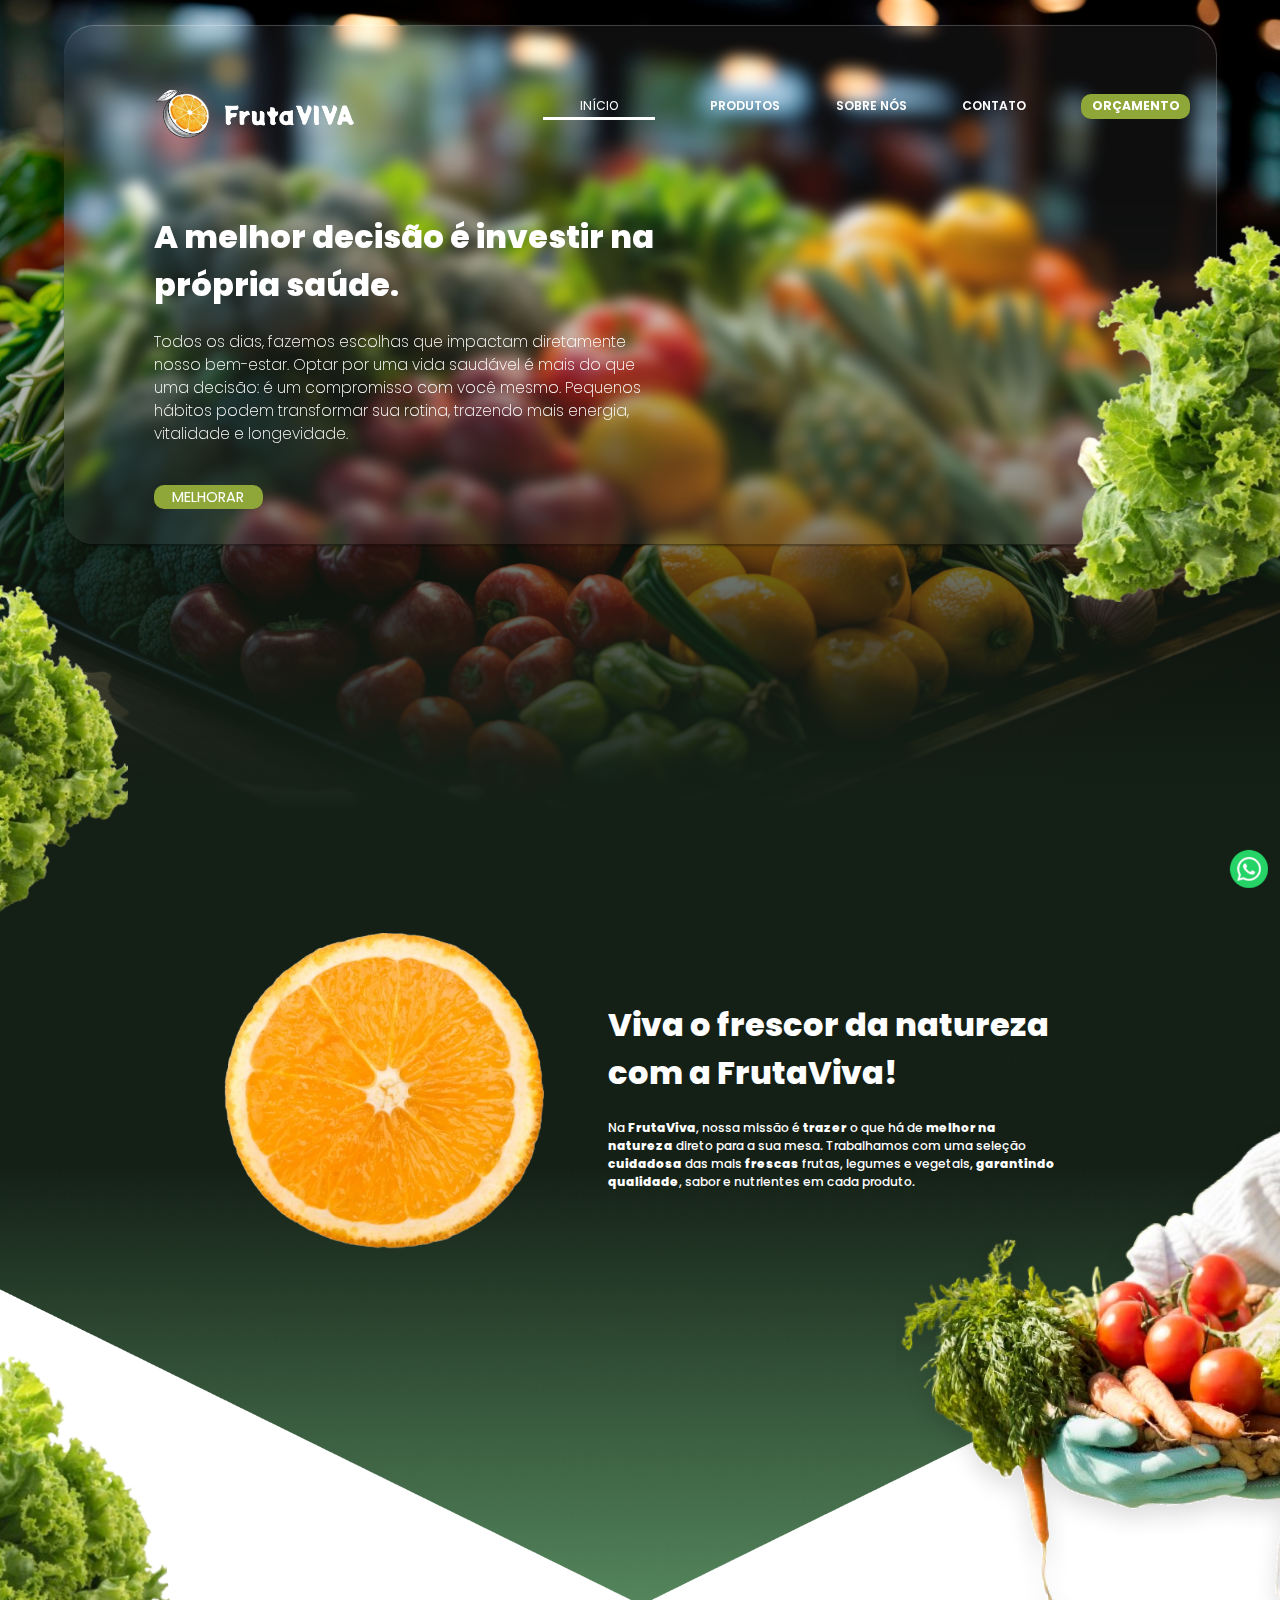
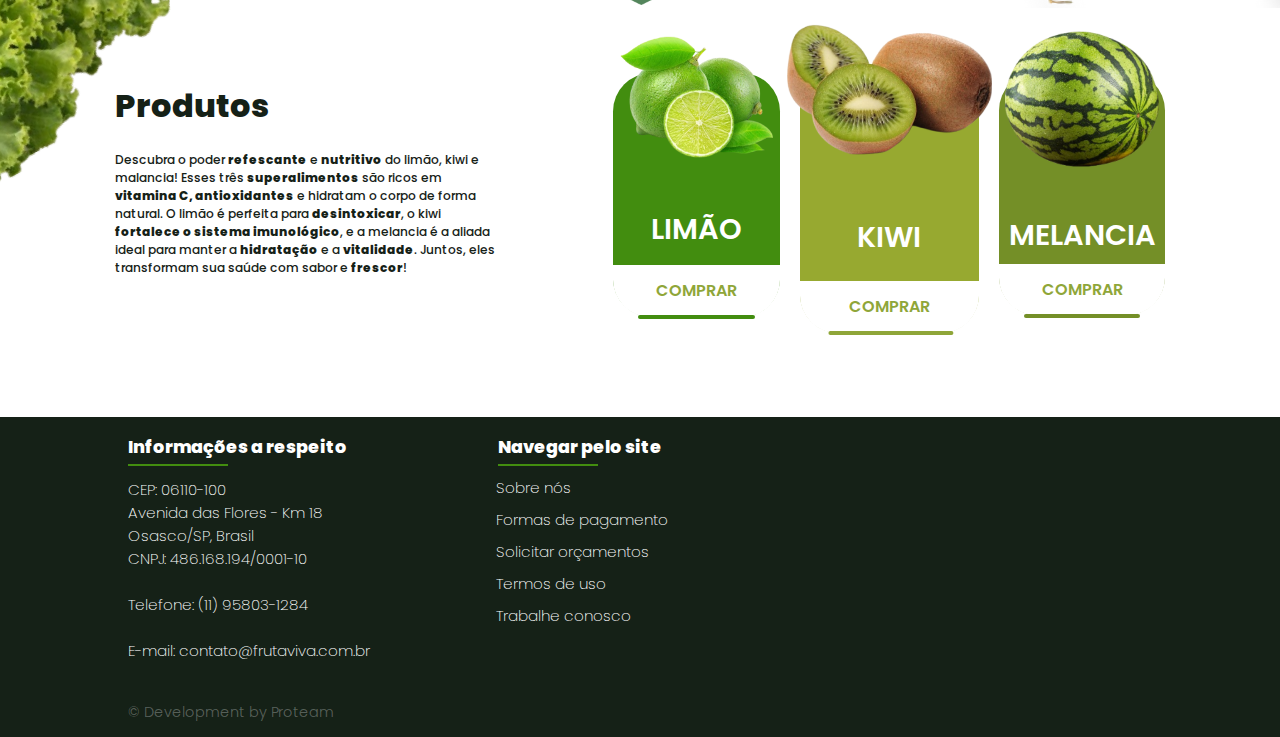
<file: index.html>
<!DOCTYPE html>
<html lang="pt-br">
  <head>
    <meta charset="UTF-8" />
    <meta name="viewport" content="width=device-width, initial-scale=1.0" />
    <link rel="stylesheet" href="./style.css" />
    <link rel="icon" type="image/x-icon" href="favicon.ico">
    <title>Inicio - Frutaviva</title>
  </head>
  <body>
    <a href="https://wa.me/5511963755009">
      <img id="whatsapp-logo" src="images/whatsapp-logo.png"
    /></a>
    <!-- Cabeçaho contendo menu e logo-->
    <header id="session-1-header">
      <!-- Menu de navegação-->
      <div id="menu-card">
        <nav>
          <!-- Logo do site-->
          <img id="logo-image" src="images/logo.png" />
          <ul>
            <li>
              <button id="home"><a href="./index.html">Início</a></button>
            </li>
            <li><a id="products" href="/html/produtos.html">Produtos</a></li>
            <li><a id="about-us" href="/html/sobreNos.html">Sobre nós</a></li>
            <li><a id="contact" href="/html/contato.html">Contato</a></li>
            <li>
              <button id="budget">
                <a href="http://wa.me/5511958031284">ORÇAMENTO</a>
              </button>
            </li>
          </ul>
        </nav>

        <!-- Titulo mais texto-->
        <div id="text-card-content">
          <h1>A melhor decisão é investir na própria saúde.</h1>
          <p>
            Todos os dias, fazemos escolhas que impactam diretamente nosso
            bem-estar. Optar por uma vida saudável é mais do que uma decisão: é
            um compromisso com você mesmo. Pequenos hábitos podem transformar
            sua rotina, trazendo mais energia, vitalidade e longevidade.
          </p>

          <!--Botão - Usar clas "button-link" para atribuir visual de botão-->
          <button>
            <a class="button-link" href="/html/orcamento.html">MELHORAR</a>
          </button>
        </div>
      </div>
    </header>
    <!-- Imagens nas laterais-->
    <div>
      <img
        id="left-lettuce"
        src="images/left-alface.png"
        alt="Imagem de um belo alface"
      />
      <img
        id="right-lettuce"
        src="images/right-alface.png"
        alt="Imagem de um belo alface"
      />
    </div>
    <!-- Conteúdo principal da página-->
    <main>
      <!-- Seção 1 do conteúdo principal-->
      <div id="section-2-content">
        <!-- ***** trocar por imagens corretas----Imagem genérica para permitir elaboração do CSS-->
        <img id="half-orange" src="images/orange.png" alt="Meia Laranja" />

        <!-- Titulo-->
        <div>
          <h1>Viva o frescor da natureza com a FrutaViva!</h1>

          <!-- Paragrafo uso da tag <b> para negrito-->
          <p>
            Na <b>FrutaViva</b>, nossa missão é <b>trazer</b> o que há de
            <b>melhor na natureza</b> direto para a sua mesa. Trabalhamos com
            uma seleção <b>cuidadosa</b> das mais <b>frescas</b> frutas, legumes
            e vegetais, <b>garantindo qualidade</b>, sabor e nutrientes em cada
            produto.
          </p>
        </div>
      </div>
      <div>
        <img
          id="left-lettuce-2"
          src="images/left-alface.png"
          alt="Imagem de um belo alface"
        />
        <img
          id="right-carefull"
          src="images/right-carefull.png"
          alt="Imagem de um belo alface"
        />
      </div>
      <!--Seção 2 do conteúdo principal-->
      <div id="section-3-content">
        <!--Titulo-->
        <div>
          <h1>Produtos</h1>

          <!--Texto ****** Aguardando analise de conteúdo ****** Revisar texto ***** colocar negrito como no figma-->
          <p>
            Descubra o poder <b>refescante</b> e <b>nutritivo</b> do limão, kiwi
            e malancia! Esses três <b>superalimentos</b> são ricos em
            <b>vitamina C, antioxidantes</b> e hidratam o corpo de forma
            natural. O limão é perfeita para <b>desintoxicar</b>, o kiwi
            <b>fortalece o sistema imunológico</b>, e a melancia é a aliada
            ideal para manter a <b>hidratação</b> e a <b>vitalidade</b>. Juntos,
            eles transformam sua saúde com sabor e <b>frescor</b>!
          </p>
        </div>
        <!-- produtos em display *****Adicionar imagens com produtos e seus respectivos botões-->
        <div id="image-set">
          <div class="fruit-card-container" id="lemon-card">
            <img src="images/lemon.png" />
            LIMÃO
            <a href="http://wa.me/5511958031284"><button class="fruit-card-button" id="button-lemon">COMPRAR</button></a>
          </div>
          <div class="fruit-card-container" id="kiwi-card">
            <img src="images/kiwi.png" />
            KIWI
            <a href="http://wa.me/5511958031284"><button class="fruit-card-button" id="button-kiwi">COMPRAR</button></a>
          </div>
          <div class="fruit-card-container" id="watermelon-card">
            <img src="images/watermelon-card.png" />
            MELANCIA
            <a href="http://wa.me/5511958031284"><button class="fruit-card-button" id="button-watermelon">COMPRAR</button></a>
          </div>
        </div>
      </div>
    </main>

    <!--Rodapé -->
    <footer>
      <!--Campo com endereço ******** colocar ícones-->
      <div>
        <!--Titulo formato 3-->
        <h3 class="navigation-titles">Informações a respeito</h3>
        <div style="font-size: 0.95rem;">
          <div>
            CEP: 06110-100
            <br />
            Avenida das Flores - Km 18
            <br />
            Osasco/SP, Brasil
            <br />
            CNPJ: 486.168.194/0001-10
            <br /><br />
          </div>
          Telefone: (11) 95803-1284
          <br /><br />
          E-mail: contato@frutaviva.com.br
          <p style="font-weight: 300;color: #ffffff4b;font-size: 0.95em;margin-top: 40px;">&copy; Development by Proteam</p>
        </div>
      </div>

      <!--Opção de navegação entre as páginas -->
      <div id="site-navigation">
        <h3 class="navigation-titles">Navegar pelo site</h3>
        <!--********** Adicionar os links pertinentes, negociando com Vini a locação-->
        <p><a href="/html/sobreNos.html">Sobre nós</a></p>
        <br />
        <p><a href="http://wa.me/5511958031284">Formas de pagamento</a></p>
        <br />
        <p><a href="http://wa.me/5511958031284">Solicitar orçamentos</a></p>
        <br />
        <p><a href="/html/termsOfUse.html">Termos de uso</a></p>
        <br />
        <p><a href="html/sobreNos.html#work-with-us">Trabalhe conosco</a></p>
      </div>
      <!-- *****Qual o nome da nossa empresa ficticia ?????-->
    </footer>
    <script src="/button.js"></script>
  </body>
</html>
</file>
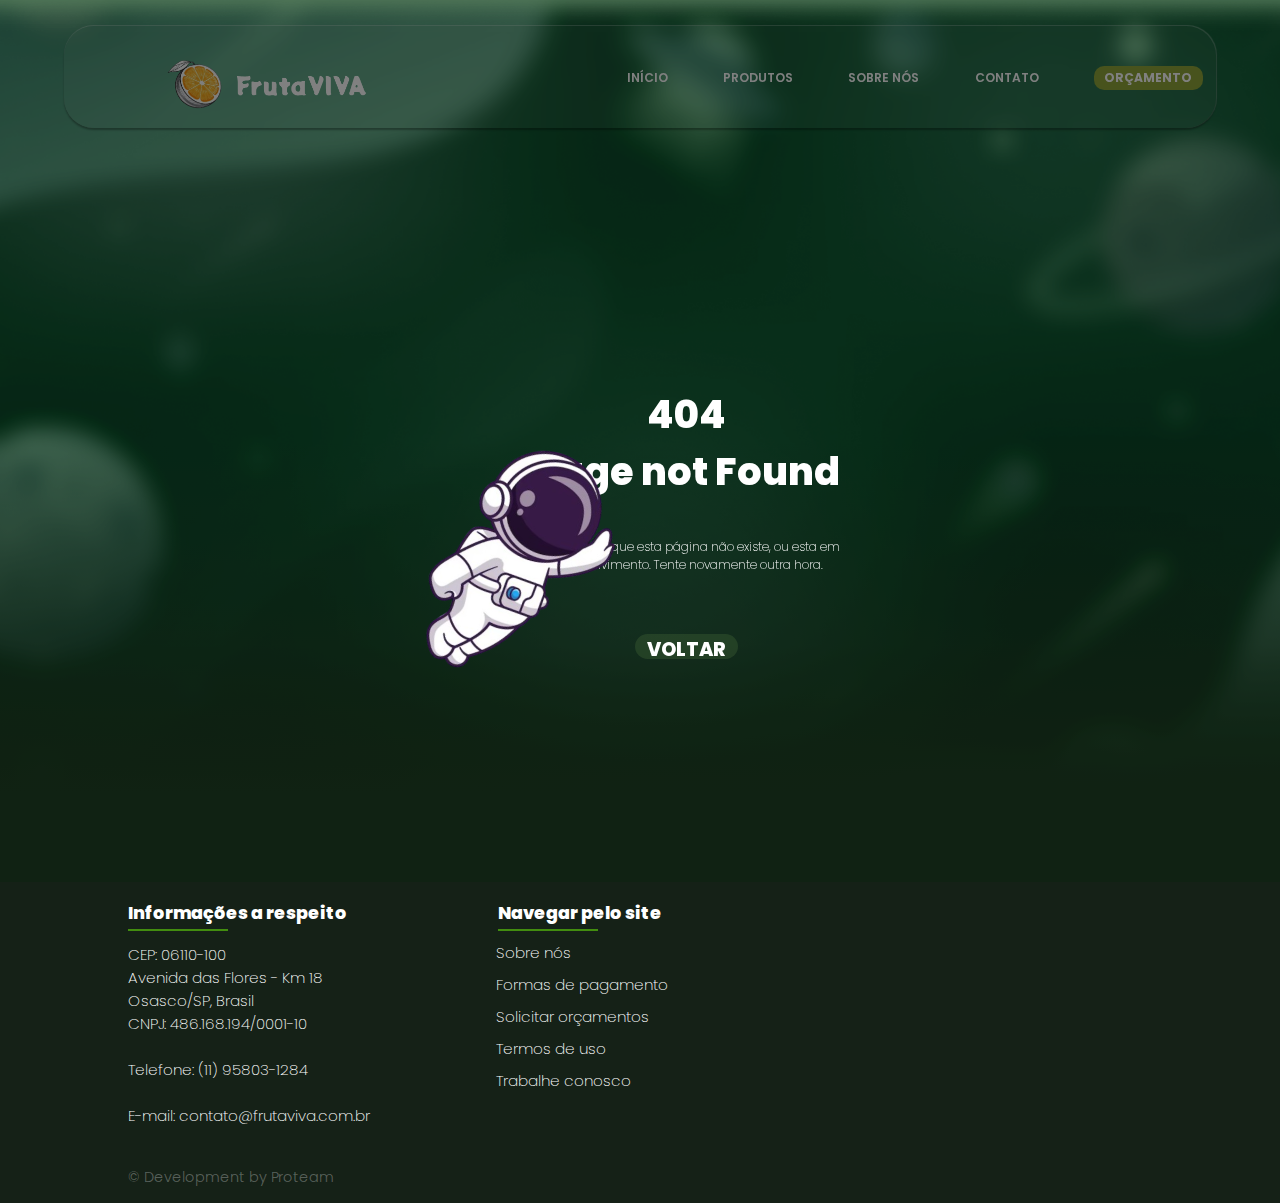
<file: html/404PageNotFound.html>
<!DOCTYPE html>
<html lang="pt-br">
  <head>
    <meta charset="UTF-8" />
    <meta name="viewport" content="width=device-width, initial-scale=1.0" />
    <link rel="stylesheet" href="/style.css" />
    <link rel="icon" type="image/x-icon" href="/favicon.ico">
    <title>Fruta Viva</title>
  </head>
<body>
    <header id="session-404-header">
        <!-- Menu de navegação-->
        <div id="menu-card-error">
          <nav>
            <!-- Logo do site-->
            <img id="logo-image" src="/images/logo.png" />
            <ul>
              <li><a href="./index.html">Início</a></li>
              <li><a id="products" href="/html/produtos.html">Produtos</a></li>
              <li><a id="about-us" href="/html/sobreNos.html">Sobre nós</a></li>
              <li><a id="contact" href="/html/contato.html">Contato</a></li>
              <li>
                <button id="budget">
                  <a href="http://wa.me/5511958031284">ORÇAMENTO</a>
                </button>
              </li>
            </ul>
          </nav>
        </div>
      </header>

      <main id="error-404-content">

            <img id="astronaut" src="/images/erro/astronaut.png" alt="">
            
            <div >
                <h1 style="font-size: 3vw; font-weight: 800;">404 <br>Page not Found</h1>
            </div>
            <p style="width: 400px; font-weight: 200;">Oops! Parece que esta página não existe, ou esta em desenvolvimento. Tente novamente outra hora.</p>
            <button class="button-link" style="width: 8vw; height: 2vw; background: #4e743e4b; font-weight: 800;"><a href="/index.html">Voltar</a></button>


      </main>

      <footer style="margin-top: 0px;">
        <!--Campo com endereço ******** colocar ícones-->
        <div>
          <!--Titulo formato 3-->
          <h3 class="navigation-titles">Informações a respeito</h3>
          <div style="font-size: 0.95rem;">
            <div>
              CEP: 06110-100
              <br />
              Avenida das Flores - Km 18
              <br />
              Osasco/SP, Brasil
              <br />
              CNPJ: 486.168.194/0001-10
              <br /><br />
            </div>
            Telefone: (11) 95803-1284
            <br /><br />
            E-mail: contato@frutaviva.com.br
            <p style="font-weight: 300;color: #ffffff4b;font-size: 0.95em;margin-top: 40px;">&copy; Development by Proteam</p>
          </div>
        </div>
  
        <!--Opção de navegação entre as páginas -->
        <div id="site-navigation">
          <h3 class="navigation-titles">Navegar pelo site</h3>
          <!--********** Adicionar os links pertinentes, negociando com Vini a locação-->
          <p><a href="/html/sobreNos.html">Sobre nós</a></p>
          <br />
          <p><a href="http://wa.me/5511958031284">Formas de pagamento</a></p>
          <br />
          <p><a href="http://wa.me/5511958031284">Solicitar orçamentos</a></p>
          <br />
          <p><a href="./termsOfUse.html">Termos de uso</a></p>
          <br />
          <p><a href="sobreNos.html#work-with-us">Trabalhe conosco</a></p>
        </div>
        <!-- *****Qual o nome da nossa empresa ficticia ?????-->
      </footer>
      <script src="/button.js"></script>
</body>
</html>
</file>
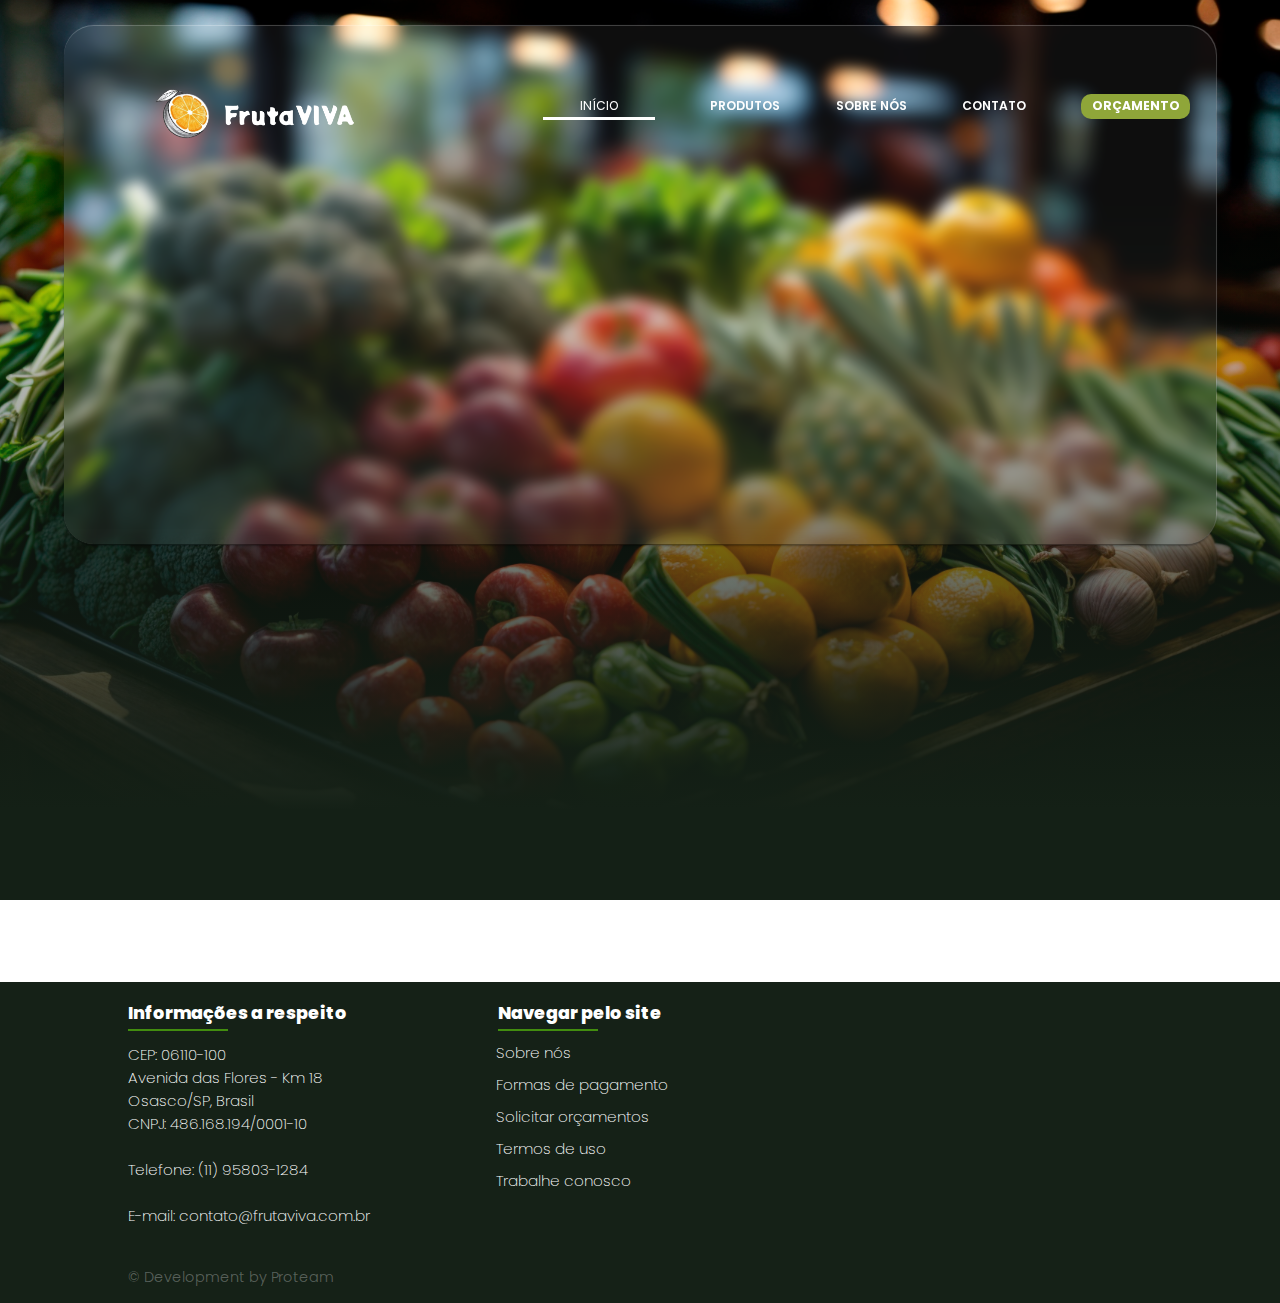
<file: html/orcamento.html>
<!DOCTYPE html>
<html lang="pt-br">
  <head>
    <meta charset="UTF-8" />
    <meta name="viewport" content="width=device-width, initial-scale=1.0" />
    <link rel="stylesheet" href="/style.css" />
    <link rel="icon" type="image/x-icon" href="/favicon.ico">
    <title>Fruta Viva</title>
  </head>
  <body>
    <!--Cabeçaho contendo menu e logo-->
    <header id="session-1-header">
      <!--Menu de navegação-->
      <div id="menu-card">
        <nav>
          <!--Logo do site-->
          <img id="logo-image" src="/images/logo.png" />
          <ul>
            <li>
              <button id="home"><a href="/index.html">Início</a></button>
            </li>
            <li><a id="products" href="/html/produtos.html">Produtos</a></li>
            <li><a id="about-us" href="/html/sobreNos.html">Sobre nós</a></li>
            <li><a id="contact" href="/html/contato.html">Contato</a></li>
            <li>
              <button id="budget">
                <a href="http://wa.me/5511958031284">ORÇAMENTO</a>
              </button>
            </li>
          </ul>
        </nav>
      </div>
    </header>

    <!--Conteúdo principal da página-->
    <main></main>

    <!--Rodapé -->
    <footer>
      <!--Campo com endereço ******** colocar ícones-->
      <div>
        <!--Titulo formato 3-->
        <h3 class="navigation-titles">Informações a respeito</h3>
        <div style="font-size: 0.95rem;">
          <div>
            CEP: 06110-100
            <br />
            Avenida das Flores - Km 18
            <br />
            Osasco/SP, Brasil
            <br />
            CNPJ: 486.168.194/0001-10
            <br /><br />
          </div>
          Telefone: (11) 95803-1284
          <br /><br />
          E-mail: contato@frutaviva.com.br
          <p style="font-weight: 300;color: #ffffff4b;font-size: 0.95em;margin-top: 40px;">&copy; Development by Proteam</p>
        </div>
      </div>

      <!--Opção de navegação entre as páginas -->
      <div id="site-navigation">
        <h3 class="navigation-titles">Navegar pelo site</h3>
        <!--********** Adicionar os links pertinentes, negociando com Vini a locação-->
        <p><a href="/html/sobreNos.html">Sobre nós</a></p>
        <br />
        <p><a href="http://wa.me/5511958031284">Formas de pagamento</a></p>
        <br />
        <p><a href="http://wa.me/5511958031284">Solicitar orçamentos</a></p>
        <br />
        <p><a href="./termsOfUse.html">Termos de uso</a></p>
        <br />
        <p><a href="sobreNos.html#work-with-us">Trabalhe conosco</a></p>
      </div>
      <!-- *****Qual o nome da nossa empresa ficticia ?????-->
    </footer>
    <script src="/button.js"></script>
  </body>
</html>
</file>
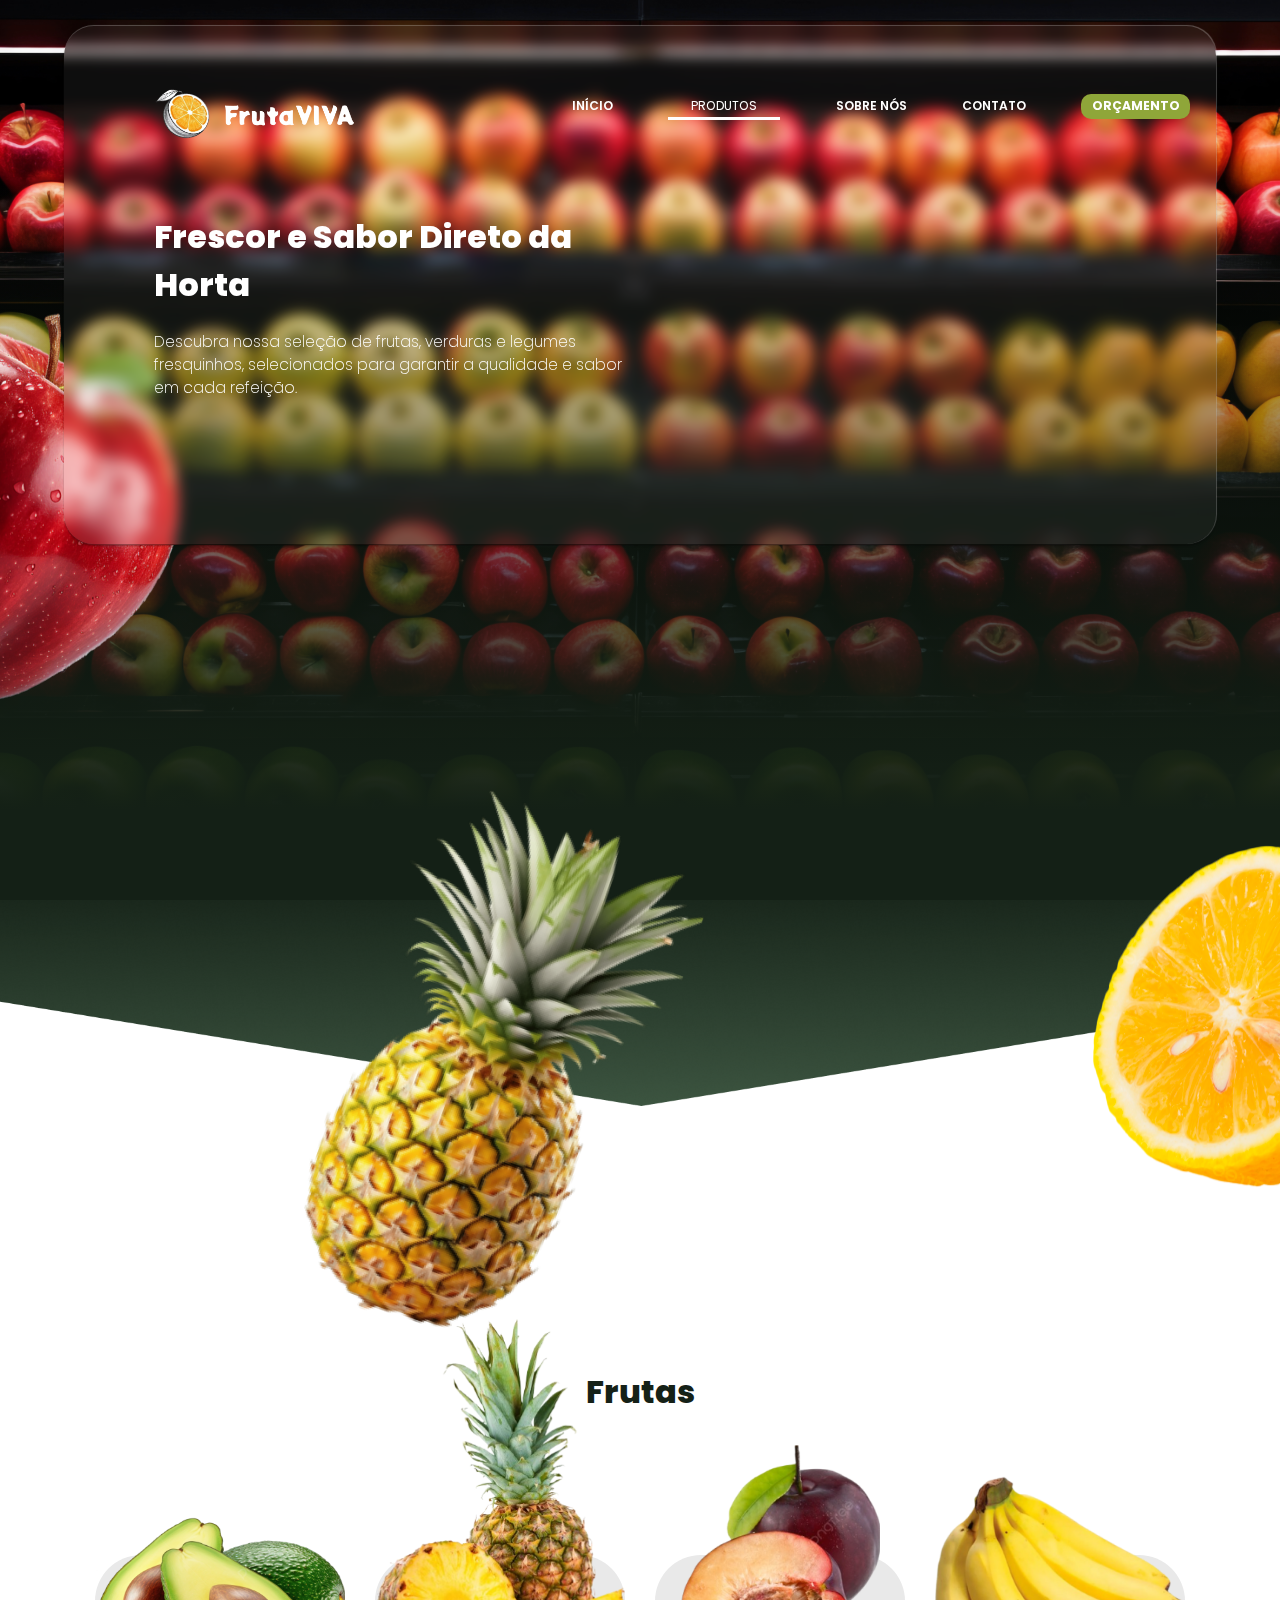
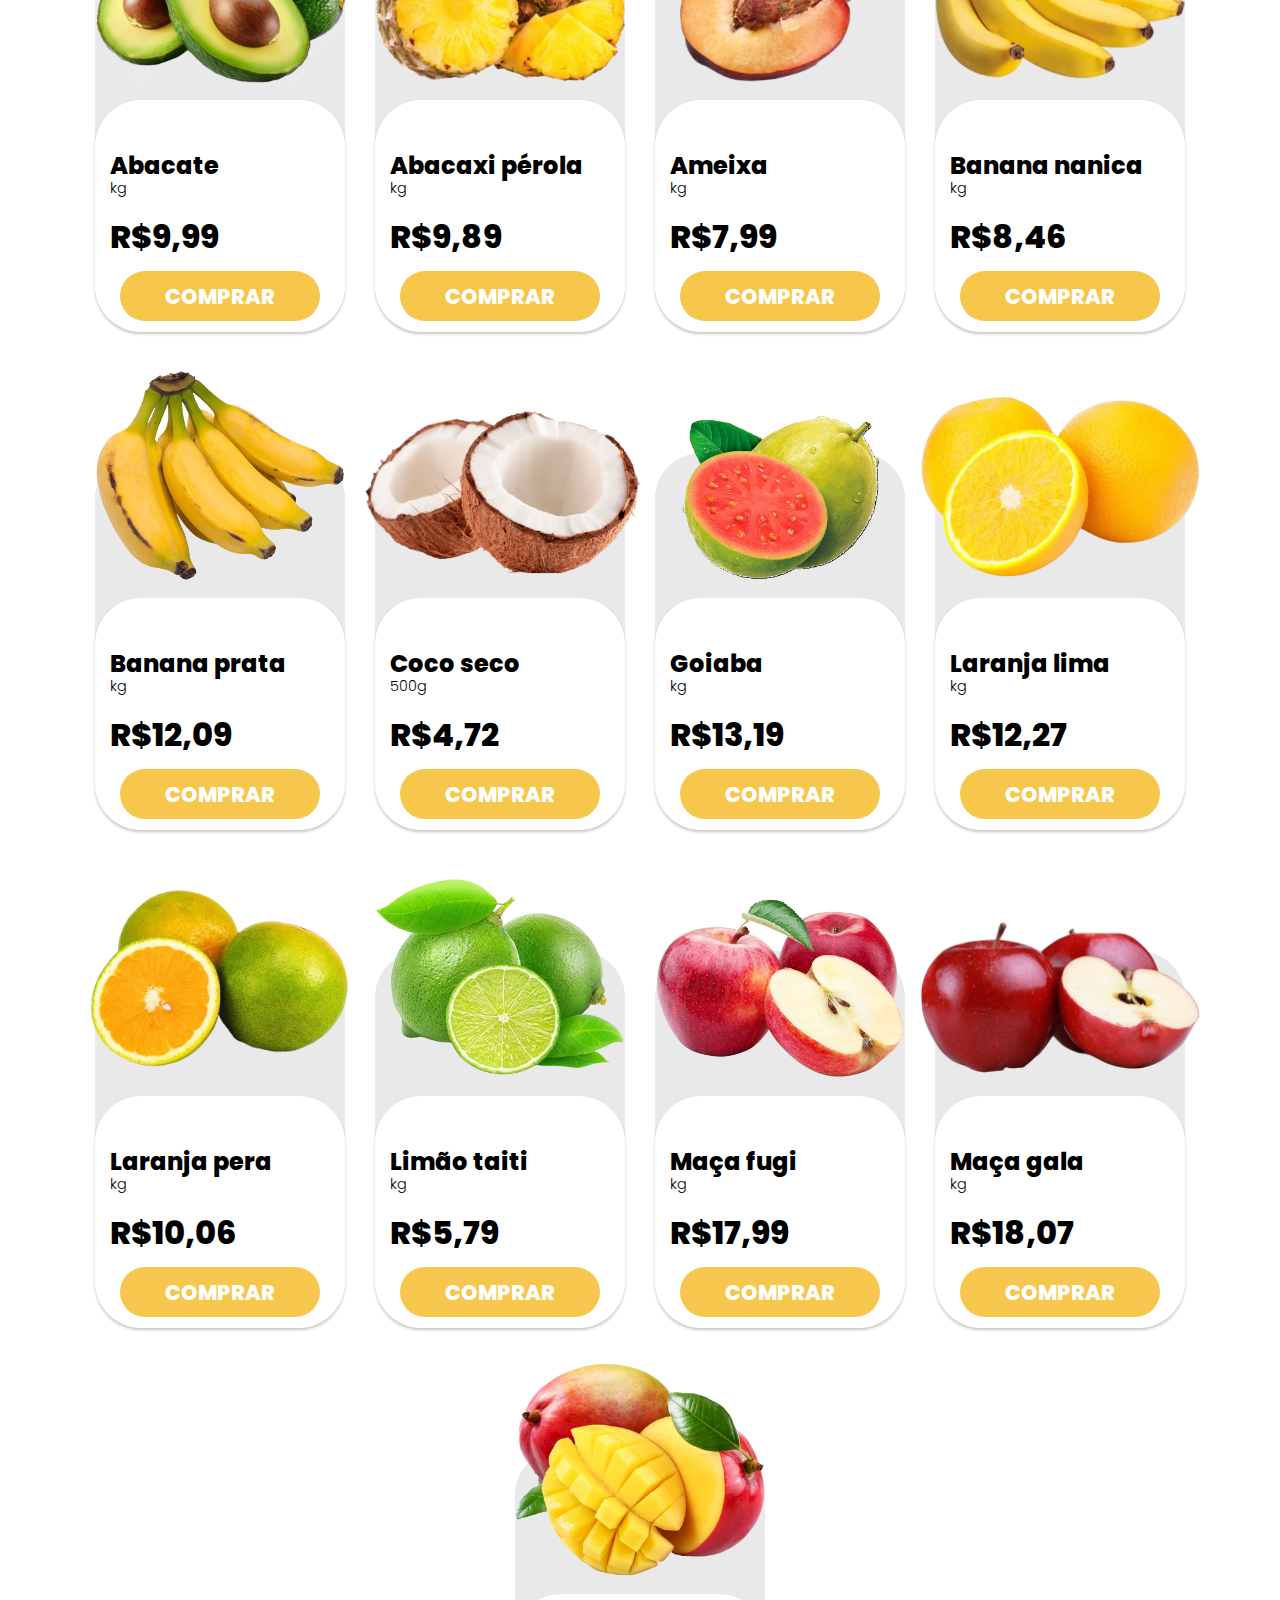
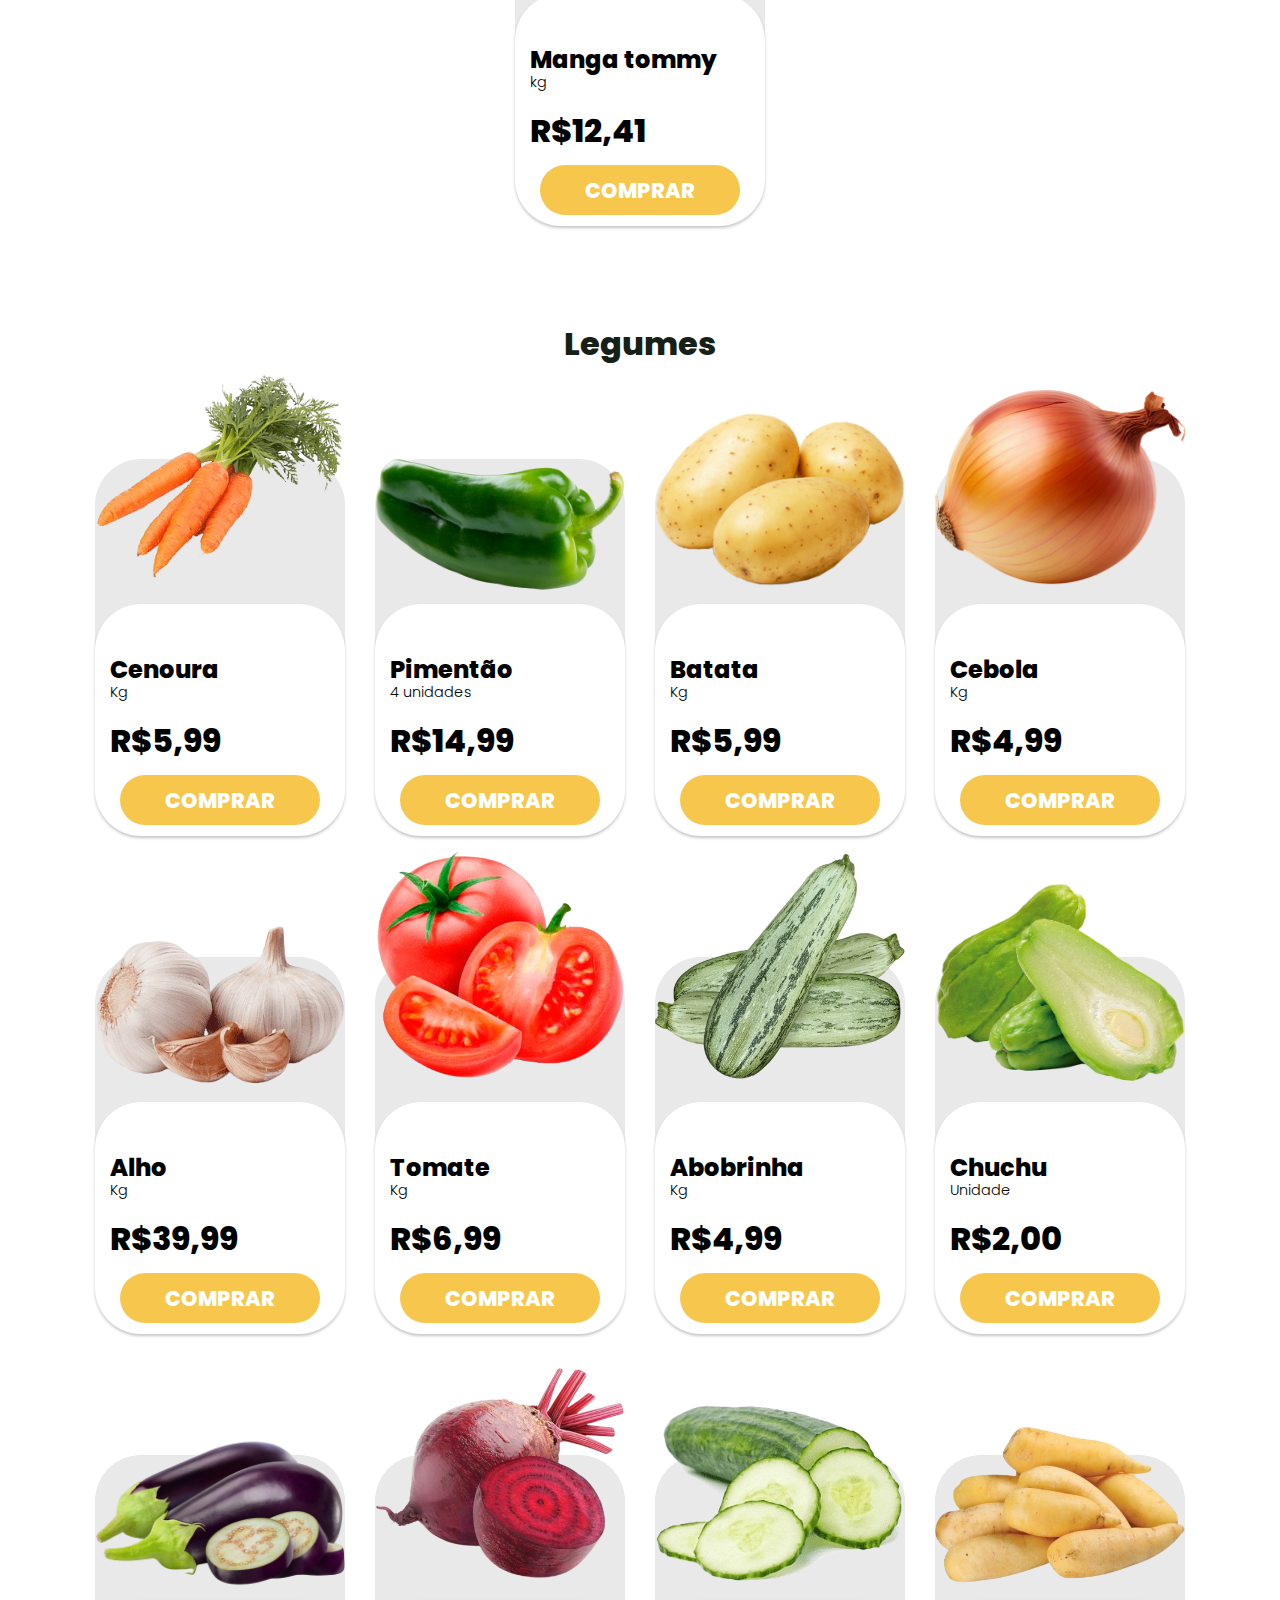
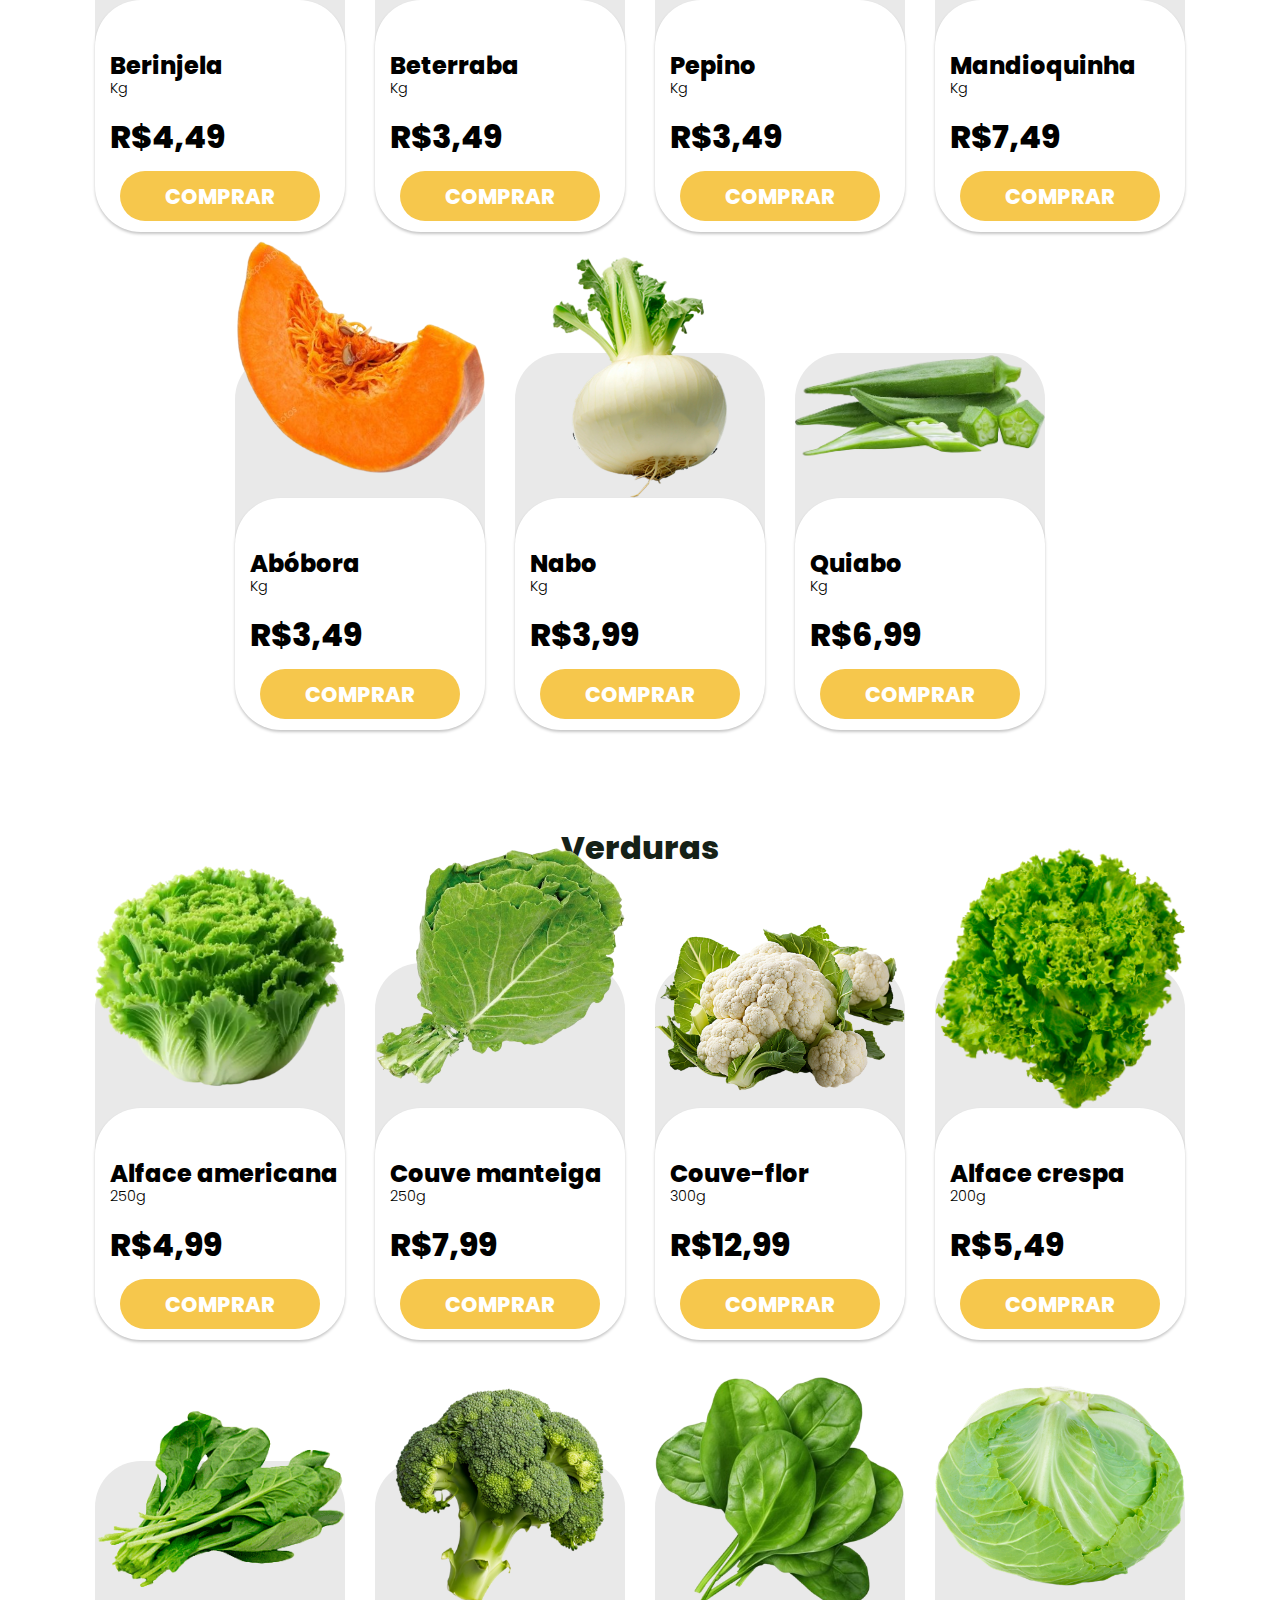
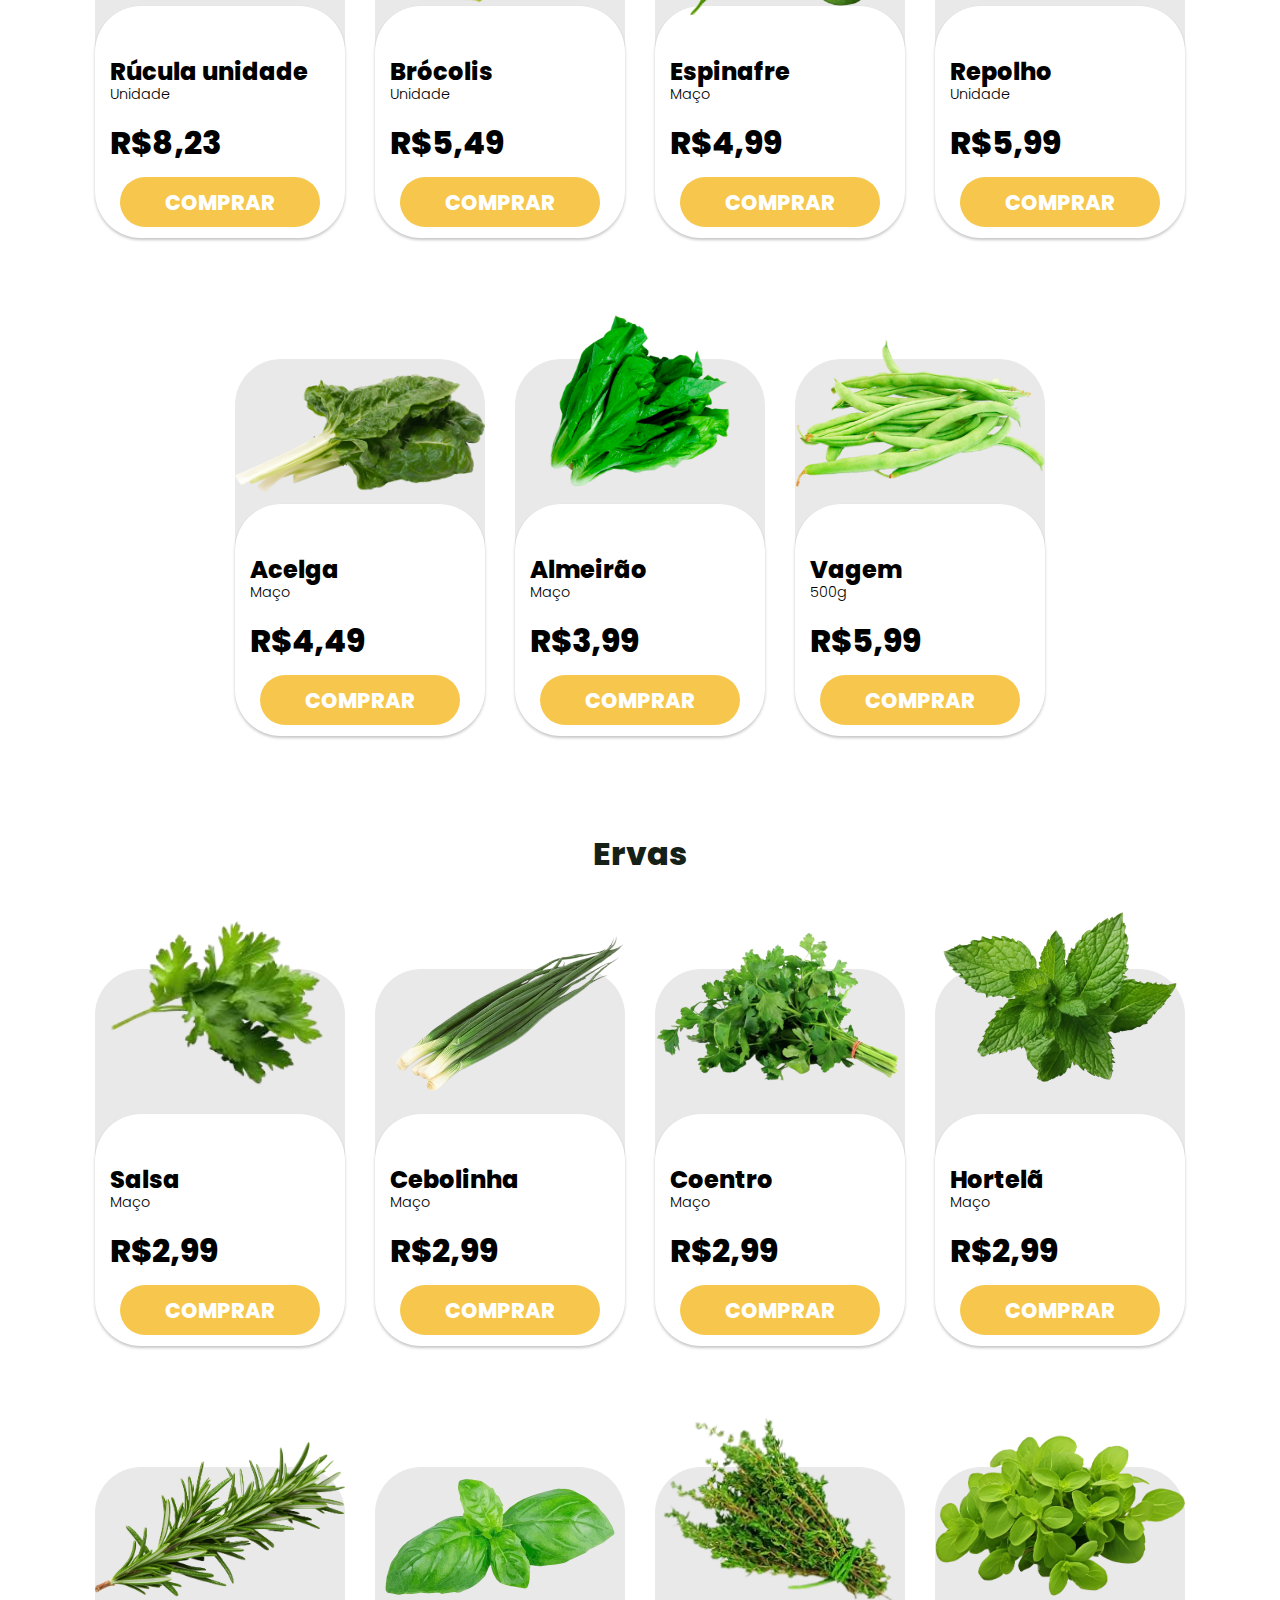
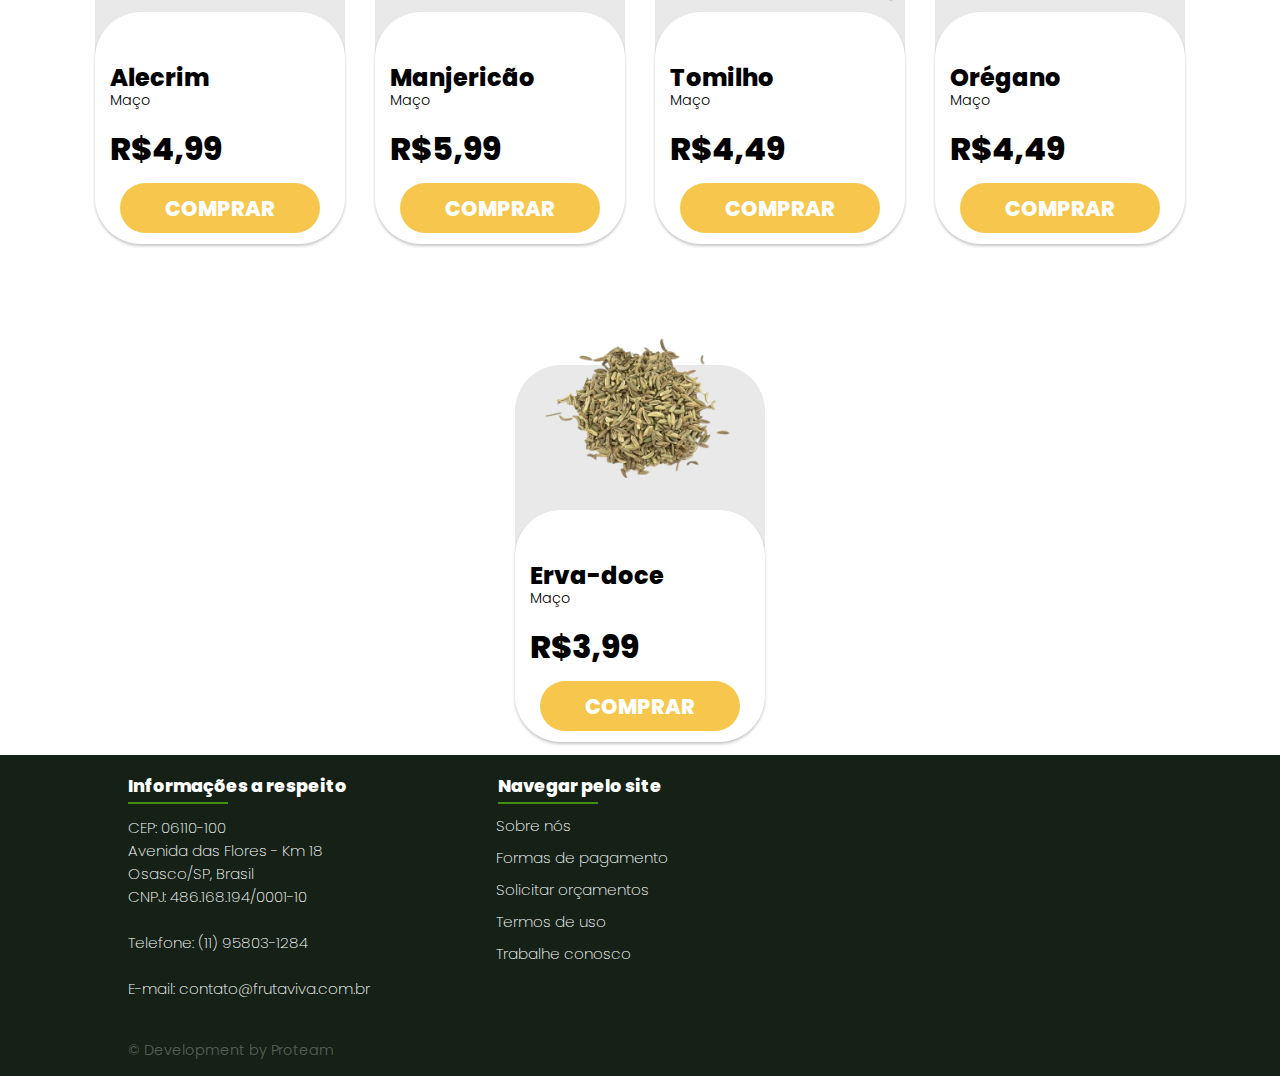
<file: html/produtos.html>
<!DOCTYPE html>
<html lang="pt-br">
  <head>
    <meta charset="UTF-8" />
    <meta name="viewport" content="width=device-width, initial-scale=1.0" />
    <link rel="stylesheet" href="/style.css" />
    <link rel="icon" type="image/x-icon" href="/favicon.ico" />
    <title>Fruta Viva</title>
  </head>
  <body>
    <!--Cabeçaho contendo menu e logo-->
    <header
      id="session-1-header"
      style="background-image: url(/images/products-background.png)"
    >
      <!--Menu de navegação-->
      <div id="menu-card">
        <nav>
          <!--Logo do site-->
          <img id="logo-image" src="/images/logo.png" />
          <ul>
            <li><a href="/index.html">Início</a></li>
            <li>
              <button id="home">
                <a id="products" href="/html/produtos.html">Produtos</a>
              </button>
            </li>
            <li><a id="about-us" href="/html/sobreNos.html">Sobre nós</a></li>
            <li><a id="contact" href="/html/contato.html">Contato</a></li>
            <li>
              <button id="budget">
                <a href="http://wa.me/5511958031284">ORÇAMENTO</a>
              </button>
            </li>
          </ul>
        </nav>

        <div id="text-card-content">
          <!-- Título ********** Caixa alta para toda primeira letra ?-->
          <h1>Frescor e Sabor Direto da Horta</h1>
          <p>
            Descubra nossa seleção de frutas, verduras e legumes fresquinhos,
            selecionados para garantir a qualidade e sabor em cada refeição.
          </p>
        </div>
      </div>
    </header>

    <!--Imagens laterais e central************ aguardando adição de fotos-->
    <div class="floating-images">
      <img
        src="/images/products-left-apple.png"
        id="products-left-apple"
        alt=""
      />
      <img
        src="/images/products-center-pineapple.png"
        id="products-center-pineapple"
        alt=""
      />
      <img
        src="/images/products-right-orange.png"
        id="products-right-orange"
        alt=""
      />
    </div>
    <!--Conteúdo principal da página-->
    <main
      style="
        background-image: url(/images/products-divisor.png);
        margin-top: -15px;
      "
    >
      <div class="all-product" style="margin-top: 23rem">
        <!--TITULO DA SESSÃO, NO CASO: FRUTAS ###-->
        <h1 style="position: absolute; transform: translateY(-13rem)">
          Frutas
        </h1>

        <!--BASE DO CARD COMEÇA AQUI ######################-->
        <div class="product">
          <img
            src="/images/product-catalog/Image-abacate.png"
            style="transform: translateY(-60%)"
            alt="Abacate"
          />
          <div class="product-card-content">
            <p class="product-name">Abacate</p>
            <p class="product-messure">kg</p>
            <p class="product-price">R$9,99</p>
            <a href="http://wa.me/5511958031284"><button class="buy-button">COMPRAR</button></a>
          </div>
        </div>
        <!--BASE DO CARD TERMINA AQUI #####################-->

        <div class="product">
          <img
            src="/images/product-catalog/abacaxi-perola.png"
            style="transform: translateY(-55%)"
            alt="Abacate"
          />
          <div class="product-card-content">
            <p class="product-name">Abacaxi pérola</p>
            <p class="product-messure">kg</p>
            <p class="product-price">R$9,89</p>
            <a href="http://wa.me/5511958031284"><button class="buy-button">COMPRAR</button></a>
          </div>
        </div>

        <div class="product">
          <img
            src="/images/product-catalog/Image-ameixa.png"
            style="transform: translateY(-58%); width: 200px"
            alt="Abacate"
          />
          <div class="product-card-content">
            <p class="product-name">Ameixa</p>
            <p class="product-messure">kg</p>
            <p class="product-price">R$7,99</p>
            <a href="http://wa.me/5511958031284"><button class="buy-button">COMPRAR</button></a>
          </div>
        </div>

        <div class="product">
          <img
            src="/images/product-catalog/Image-Banana-nanica.png"
            style="transform: translateY(-60%); width: 250px"
            alt="Abacate"
          />
          <div class="product-card-content">
            <p class="product-name">Banana nanica</p>
            <p class="product-messure">kg</p>
            <p class="product-price">R$8,46</p>
            <a href="http://wa.me/5511958031284"><button class="buy-button">COMPRAR</button></a>
          </div>
        </div>

        <div class="product">
          <img
            src="/images/product-catalog/image-banana-prata.png"
            style="transform: translateY(-58%); width: 250px"
            alt="Abacate"
          />
          <div class="product-card-content">
            <p class="product-name">Banana prata</p>
            <p class="product-messure">kg</p>
            <p class="product-price">R$12,09</p>
            <a href="http://wa.me/5511958031284"><button class="buy-button">COMPRAR</button></a>
          </div>
        </div>

        <div class="product">
          <img
            src="/images/product-catalog/image-coco-seco.png"
            style="transform: translateY(-65%); width: 280px"
            alt="Abacate"
          />
          <div class="product-card-content">
            <p class="product-name">Coco seco</p>
            <p class="product-messure">500g</p>
            <p class="product-price">R$4,72</p>
            <a href="http://wa.me/5511958031284"><button class="buy-button">COMPRAR</button></a>
          </div>
        </div>

        <div class="product">
          <img
            src="/images/product-catalog/image-goiaba.png"
            style="transform: translateY(-60%); width: 200px"
            alt="Abacate"
          />
          <div class="product-card-content">
            <p class="product-name">Goiaba</p>
            <p class="product-messure">kg</p>
            <p class="product-price">R$13,19</p>
            <a href="http://wa.me/5511958031284"><button class="buy-button">COMPRAR</button></a>
          </div>
        </div>

        <div class="product">
          <img
            src="/images/product-catalog/image-laranja-lima.png"
            style="transform: translateY(-60%); width: 280px"
            alt="Abacate"
          />
          <div class="product-card-content">
            <p class="product-name">Laranja lima</p>
            <p class="product-messure">kg</p>
            <p class="product-price">R$12,27</p>
            <a href="http://wa.me/5511958031284"><button class="buy-button">COMPRAR</button></a>
          </div>
        </div>
        <div class="product">
          <img
            src="/images/product-catalog/image-laranja-pera.png"
            style="transform: translateY(-65%); width: 260px"
            alt="Abacate"
          />
          <div class="product-card-content">
            <p class="product-name">Laranja pera</p>
            <p class="product-messure">kg</p>
            <p class="product-price">R$10,06</p>
            <a href="http://wa.me/5511958031284"><button class="buy-button">COMPRAR</button></a>
          </div>
        </div>

        <div class="product">
          <img
            src="/images/product-catalog/image-limao-taiti.png"
            style="transform: translateY(-60%); width: 250px"
            alt="Abacate"
          />
          <div class="product-card-content">
            <p class="product-name">Limão taiti</p>
            <p class="product-messure">kg</p>
            <p class="product-price">R$5,79</p>
            <a href="http://wa.me/5511958031284"><button class="buy-button">COMPRAR</button></a>
          </div>
        </div>

        <div class="product">
          <img
            src="/images/product-catalog/image-maça-fuji.png"
            style="transform: translateY(-60%); width: 250px"
            alt="Abacate"
          />
          <div class="product-card-content">
            <p class="product-name">Maça fugi</p>
            <p class="product-messure">kg</p>
            <p class="product-price">R$17,99</p>
            <a href="http://wa.me/5511958031284"><button class="buy-button">COMPRAR</button></a>
          </div>
        </div>

        <div class="product">
          <img
            src="/images/product-catalog/image-maça-gala.png"
            style="transform: translateY(-65%); width: 280px"
            alt="Abacate"
          />
          <div class="product-card-content">
            <p class="product-name">Maça gala</p>
            <p class="product-messure">kg</p>
            <p class="product-price">R$18,07</p>
            <a href="http://wa.me/5511958031284"><button class="buy-button">COMPRAR</button></a>
          </div>
        </div>

        <div class="product">
          <img
            src="/images/product-catalog/image-manga-tommy.png"
            style="transform: translateY(-58%); width: 250px"
            alt="Abacate"
          />
          <div class="product-card-content">
            <p class="product-name">Manga tommy</p>
            <p class="product-messure">kg</p>
            <p class="product-price">R$12,41</p>
            <a href="http://wa.me/5511958031284"><button class="buy-button">COMPRAR</button></a>
          </div>
        </div>
      </div>

      <div class="all-product">
        <h1 style="position: absolute; transform: translateY(-10rem)">
          Legumes
        </h1>

        <div class="product">
          <img
            src="/images/Hortifrutti/cenoura.png"
            style="transform: translateY(-60%)"
            alt="Cenoura"
          />
          <div class="product-card-content">
            <p class="product-name">Cenoura</p>
            <p class="product-messure">Kg</p>
            <p class="product-price">R$5,99</p>
            <a href="http://wa.me/5511958031284"><button class="buy-button">COMPRAR</button></a>
          </div>
        </div>

        <div class="product">
          <img
            src="/images/Hortifrutti/Pimentão.png"
            style="transform: translateY(-60%)"
            alt="Pimentão"
          />
          <div class="product-card-content">
            <p class="product-name">Pimentão</p>
            <p class="product-messure">4 unidades</p>
            <p class="product-price">R$14,99</p>
            <a href="http://wa.me/5511958031284"><button class="buy-button">COMPRAR</button></a>
          </div>
        </div>

        <div class="product">
          <img
            src="/images/Hortifrutti/Batata.png"
            style="transform: translateY(-60%)"
            alt="Batata"
          />
          <div class="product-card-content">
            <p class="product-name">Batata</p>
            <p class="product-messure">Kg</p>
            <p class="product-price">R$5,99</p>
            <a href="http://wa.me/5511958031284"><button class="buy-button">COMPRAR</button></a>
          </div>
        </div>

        <div class="product">
          <img
            src="/images/Hortifrutti/cebola.png"
            style="transform: translateY(-60%)"
            alt="Cebola"
          />
          <div class="product-card-content">
            <p class="product-name">Cebola</p>
            <p class="product-messure">Kg</p>
            <p class="product-price">R$4,99</p>
            <a href="http://wa.me/5511958031284"><button class="buy-button">COMPRAR</button></a>
          </div>
        </div>

        <div class="product">
          <img
            src="/images/Hortifrutti/Alho.png"
            style="transform: translateY(-60%)"
            alt="Alho"
          />
          <div class="product-card-content">
            <p class="product-name">Alho</p>
            <p class="product-messure">Kg</p>
            <p class="product-price">R$39,99</p>
            <a href="http://wa.me/5511958031284"><button class="buy-button">COMPRAR</button></a>
          </div>
        </div>

        <div class="product">
          <img
            src="/images/Hortifrutti/Tomate.png"
            style="transform: translateY(-60%)"
            alt="Tomate"
          />
          <div class="product-card-content">
            <p class="product-name">Tomate</p>
            <p class="product-messure">Kg</p>
            <p class="product-price">R$6,99</p>
            <a href="http://wa.me/5511958031284"><button class="buy-button">COMPRAR</button></a>
          </div>
        </div>

        <div class="product">
          <img
            src="/images/Hortifrutti/Abobrinha.png"
            style="transform: translateY(-60%)"
            alt="Abobrinha"
          />
          <div class="product-card-content">
            <p class="product-name">Abobrinha</p>
            <p class="product-messure">Kg</p>
            <p class="product-price">R$4,99</p>
            <a href="http://wa.me/5511958031284"><button class="buy-button">COMPRAR</button></a>
          </div>
        </div>

        <div class="product">
          <img
            src="/images/Hortifrutti/Chuchu.png"
            style="transform: translateY(-60%)"
            alt="Chuchu"
          />
          <div class="product-card-content">
            <p class="product-name">Chuchu</p>
            <p class="product-messure">Unidade</p>
            <p class="product-price">R$2,00</p>
            <a href="http://wa.me/5511958031284"><button class="buy-button">COMPRAR</button></a>
          </div>
        </div>

        <div class="product">
          <img
            src="/images/Hortifrutti/Beringela.png"
            style="transform: translateY(-60%)"
            alt="Berinjela"
          />
          <div class="product-card-content">
            <p class="product-name">Berinjela</p>
            <p class="product-messure">Kg</p>
            <p class="product-price">R$4,49</p>
            <a href="http://wa.me/5511958031284"><button class="buy-button">COMPRAR</button></a>
          </div>
        </div>

        <div class="product">
          <img
            src="/images/Hortifrutti/Beterraba.png"
            style="transform: translateY(-60%)"
            alt="Beterraba"
          />
          <div class="product-card-content">
            <p class="product-name">Beterraba</p>
            <p class="product-messure">Kg</p>
            <p class="product-price">R$3,49</p>
            <a href="http://wa.me/5511958031284"><button class="buy-button">COMPRAR</button></a>
          </div>
        </div>

        <div class="product">
          <img
            src="/images/Hortifrutti/pepino.png"
            style="transform: translateY(-60%)"
            alt="Pepino"
          />
          <div class="product-card-content">
            <p class="product-name">Pepino</p>
            <p class="product-messure">Kg</p>
            <p class="product-price">R$3,49</p>
            <a href="http://wa.me/5511958031284"><button class="buy-button">COMPRAR</button></a>
          </div>
        </div>

        <div class="product">
          <img
            src="/images/Hortifrutti/Mandioquinha.png"
            style="transform: translateY(-60%)"
            alt="Mandioquinha"
          />
          <div class="product-card-content">
            <p class="product-name">Mandioquinha</p>
            <p class="product-messure">Kg</p>
            <p class="product-price">R$7,49</p>
            <a href="http://wa.me/5511958031284"><button class="buy-button">COMPRAR</button></a>
          </div>
        </div>

        <div class="product">
          <img
            src="/images/Hortifrutti/Abobora.png"
            style="transform: translateY(-60%)"
            alt="Abóbora"
          />
          <div class="product-card-content">
            <p class="product-name">Abóbora</p>
            <p class="product-messure">Kg</p>
            <p class="product-price">R$3,49</p>
            <a href="http://wa.me/5511958031284"><button class="buy-button">COMPRAR</button></a>
          </div>
        </div>

        <div class="product">
          <img
            src="/images/Hortifrutti/Nabo.png"
            style="transform: translateY(-50%)"
            alt="Nabo"
          />
          <div class="product-card-content">
            <p class="product-name">Nabo</p>
            <p class="product-messure">Kg</p>
            <p class="product-price">R$3,99</p>
            <a href="http://wa.me/5511958031284"><button class="buy-button">COMPRAR</button></a>
          </div>
        </div>

        <div class="product">
          <img
            src="/images/Hortifrutti/quiabo.png"
            style="transform: translateY(-90%)"
            alt="Quiabo"
          />
          <div class="product-card-content">
            <p class="product-name">Quiabo</p>
            <p class="product-messure">Kg</p>
            <p class="product-price">R$6,99</p>
            <a href="http://wa.me/5511958031284"><button class="buy-button">COMPRAR</button></a>
          </div>
        </div>
      </div>

      <div class="all-product">
        <h1 style="position: absolute; transform: translateY(-10rem)">
          Verduras
        </h1>

        <div class="product">
          <img
            src="/images/Hortifrutti/alface-americana.png"
            style="transform: translateY(-60%)"
            alt="Alface-Americana"
          />
          <div class="product-card-content">
            <p class="product-name">Alface americana</p>
            <p class="product-messure">250g</p>
            <p class="product-price">R$4,99</p>
            <a href="http://wa.me/5511958031284"><button class="buy-button">COMPRAR</button></a>
          </div>
        </div>

        <div class="product">
          <img
            src="/images/Hortifrutti/Couve-manteiga.png"
            style="transform: translateY(-60%)"
            alt="Couve-Manteiga"
          />
          <div class="product-card-content">
            <p class="product-name">Couve manteiga</p>
            <p class="product-messure">250g</p>
            <p class="product-price">R$7,99</p>
            <a href="http://wa.me/5511958031284"><button class="buy-button">COMPRAR</button></a>
          </div>
        </div>

        <div class="product">
          <img
            src="/images/Hortifrutti/couve-flor.png"
            style="transform: translateY(-60%)"
            alt="Couve-flor"
          />
          <div class="product-card-content">
            <p class="product-name">Couve-flor</p>
            <p class="product-messure">300g</p>
            <p class="product-price">R$12,99</p>
            <a href="http://wa.me/5511958031284"><button class="buy-button">COMPRAR</button></a>
          </div>
        </div>

        <div class="product">
          <img
            src="/images/Hortifrutti/alface-crespa.png"
            style="transform: translateY(-50%)"
            alt="Alface-crespa"
          />
          <div class="product-card-content">
            <p class="product-name">Alface crespa</p>
            <p class="product-messure">200g</p>
            <p class="product-price">R$5,49</p>
            <a href="http://wa.me/5511958031284"><button class="buy-button">COMPRAR</button></a>
          </div>
        </div>

        <div class="product">
          <img
            src="/images/Hortifrutti/Rucula.png"
            style="transform: translateY(-60%)"
            alt="Rúcula-unidade"
          />
          <div class="product-card-content">
            <p class="product-name">Rúcula unidade</p>
            <p class="product-messure">Unidade</p>
            <p class="product-price">R$8,23</p>
            <a href="http://wa.me/5511958031284"><button class="buy-button">COMPRAR</button></a>
          </div>
        </div>

        <div class="product">
          <img
            src="/images/Hortifrutti/Brócolis.png"
            style="transform: translateY(-45%)"
            alt="Brócolis"
          />
          <div class="product-card-content">
            <p class="product-name">Brócolis</p>
            <p class="product-messure">Unidade</p>
            <p class="product-price">R$5,49</p>
            <a href="http://wa.me/5511958031284"><button class="buy-button">COMPRAR</button></a>
          </div>
        </div>

        <div class="product">
          <img
            src="/images/Hortifrutti/Espinafre.png"
            style="transform: translateY(-45%)"
            alt="Espinafre"
          />
          <div class="product-card-content">
            <p class="product-name">Espinafre</p>
            <p class="product-messure">Maço</p>
            <p class="product-price">R$4,99</p>
            <a href="http://wa.me/5511958031284"><button class="buy-button">COMPRAR</button></a>
          </div>
        </div>

        <div class="product">
          <img
            src="/images/Hortifrutti/repolho.png"
            style="transform: translateY(-60%)"
            alt="Repolho"
          />
          <div class="product-card-content">
            <p class="product-name">Repolho</p>
            <p class="product-messure">Unidade</p>
            <p class="product-price">R$5,99</p>
            <a href="http://wa.me/5511958031284"><button class="buy-button">COMPRAR</button></a>
          </div>
        </div>

        <div class="product">
          <img
            src="/images/Hortifrutti/Acelga.png"
            style="transform: translateY(-60%)"
            alt="Acelga"
          />
          <div class="product-card-content">
            <p class="product-name">Acelga</p>
            <p class="product-messure">Maço</p>
            <p class="product-price">R$4,49</p>
            <a href="http://wa.me/5511958031284"><button class="buy-button">COMPRAR</button></a>
          </div>
        </div>

        <div class="product">
          <img
            src="/images/Hortifrutti/almeirão.png"
            style="transform: translateY(-50%)"
            alt="Almeirão"
          />
          <div class="product-card-content">
            <p class="product-name">Almeirão</p>
            <p class="product-messure">Maço</p>
            <p class="product-price">R$3,99</p>
            <a href="http://wa.me/5511958031284"><button class="buy-button">COMPRAR</button></a>
          </div>
        </div>

        <div class="product">
          <img
            src="/images/Hortifrutti/Vagem.png"
            style="transform: translateY(-60%)"
            alt="Vagem"
          />
          <div class="product-card-content">
            <p class="product-name">Vagem</p>
            <p class="product-messure">500g</p>
            <p class="product-price">R$5,99</p>
            <a href="http://wa.me/5511958031284"><button class="buy-button">COMPRAR</button></a>
          </div>
        </div>
      </div>

      <div class="all-product">
        <h1 style="position: absolute; transform: translateY(-10rem)">Ervas</h1>

        <div class="product">
          <img
            src="/images/Hortifrutti/Salsa.png"
            style="transform: translateY(-45%)"
            alt="Salsa"
          />
          <div class="product-card-content">
            <p class="product-name">Salsa</p>
            <p class="product-messure">Maço</p>
            <p class="product-price">R$2,99</p>
            <a href="http://wa.me/5511958031284"><button class="buy-button">COMPRAR</button></a>
          </div>
        </div>

        <div class="product">
          <img
            src="/images/Hortifrutti/cebolinha.png"
            style="transform: translateY(-35%)"
            alt="Cebolinha"
          />
          <div class="product-card-content">
            <p class="product-name">Cebolinha</p>
            <p class="product-messure">Maço</p>
            <p class="product-price">R$2,99</p>
            <a href="http://wa.me/5511958031284"><button class="buy-button">COMPRAR</button></a>
          </div>
        </div>

        <div class="product">
          <img
            src="/images/Hortifrutti/coentro.png"
            style="transform: translateY(-40%)"
            alt="Coentro"
          />
          <div class="product-card-content">
            <p class="product-name">Coentro</p>
            <p class="product-messure">Maço</p>
            <p class="product-price">R$2,99</p>
            <a href="http://wa.me/5511958031284"><button class="buy-button">COMPRAR</button></a>
          </div>
        </div>

        <div class="product">
          <img
            src="/images/Hortifrutti/hortela.png"
            style="transform: translateY(-50%)"
            alt="Hortelã"
          />
          <div class="product-card-content">
            <p class="product-name">Hortelã</p>
            <p class="product-messure">Maço</p>
            <p class="product-price">R$2,99</p>
            <a href="http://wa.me/5511958031284"><button class="buy-button">COMPRAR</button></a>
          </div>
        </div>

        <div class="product">
          <img
            src="/images/Hortifrutti/alecrim.png"
            style="transform: translateY(-60%)"
            alt="Alecrim"
          />
          <div class="product-card-content">
            <p class="product-name">Alecrim</p>
            <p class="product-messure">Maço</p>
            <p class="product-price">R$4,99</p>
            <a href="http://wa.me/5511958031284"><button class="buy-button">COMPRAR</button></a>
          </div>
        </div>

        <div class="product">
          <img
            src="/images/Hortifrutti/manjericao.png"
            style="transform: translateY(-30%)"
            alt="Manjericão"
          />
          <div class="product-card-content">
            <p class="product-name">Manjericão</p>
            <p class="product-messure">Maço</p>
            <p class="product-price">R$5,99</p>
            <a href="http://wa.me/5511958031284"><button class="buy-button">COMPRAR</button></a>
          </div>
        </div>

        <div class="product">
          <img
            src="/images/Hortifrutti/tomilho.png"
            style="transform: translateY(-50%)"
            alt="Tomilho"
          />
          <div class="product-card-content">
            <p class="product-name">Tomilho</p>
            <p class="product-messure">Maço</p>
            <p class="product-price">R$4,49</p>
            <a href="http://wa.me/5511958031284"><button class="buy-button">COMPRAR</button></a>
          </div>
        </div>

        <div class="product">
          <img
            src="/images/Hortifrutti/oregano.png"
            style="transform: translateY(-60%)"
            alt="Orégano"
          />
          <div class="product-card-content">
            <p class="product-name">Orégano</p>
            <p class="product-messure">Maço</p>
            <p class="product-price">R$4,49</p>
            <a href="http://wa.me/5511958031284"><button class="buy-button">COMPRAR</button></a>
          </div>
        </div>

        <div class="product">
          <img
            src="/images/Hortifrutti/erva-doce.png"
            style="transform: translateY(-60%)"
            alt="Erva-doce"
          />
          <div class="product-card-content">
            <p class="product-name">Erva-doce</p>
            <p class="product-messure">Maço</p>
            <p class="product-price">R$3,99</p>
            <a href="http://wa.me/5511958031284"><button class="buy-button">COMPRAR</button></a>
          </div>
        </div>
      </div>
    </main>

    <!--Rodapé -->
    <footer>
      <!--Campo com endereço ******** colocar ícones-->
      <div>
        <!--Titulo formato 3-->
        <h3 class="navigation-titles">Informações a respeito</h3>
        <div style="font-size: 0.95rem">
          <div>
            CEP: 06110-100
            <br />
            Avenida das Flores - Km 18
            <br />
            Osasco/SP, Brasil
            <br />
            CNPJ: 486.168.194/0001-10
            <br /><br />
          </div>
          Telefone: (11) 95803-1284
          <br /><br />
          E-mail: contato@frutaviva.com.br
          <p
            style="
              font-weight: 300;
              color: #ffffff4b;
              font-size: 0.95em;
              margin-top: 40px;
            "
          >
            &copy; Development by Proteam
          </p>
        </div>
      </div>

      <!--Opção de navegação entre as páginas -->
      <div id="site-navigation">
        <h3 class="navigation-titles">Navegar pelo site</h3>
        <!--********** Adicionar os links pertinentes, negociando com Vini a locação-->
        <p><a href="/html/sobreNos.html">Sobre nós</a></p>
        <br />
        <p><a href="http://wa.me/5511958031284">Formas de pagamento</a></p>
        <br />
        <p><a href="http://wa.me/5511958031284">Solicitar orçamentos</a></p>
        <br />
        <p><a href="./termsOfUse.html">Termos de uso</a></p>
        <br />
        <p><a href="sobreNos.html#work-with-us">Trabalhe conosco</a></p>
      </div>
      <!-- *****Qual o nome da nossa empresa ficticia ?????-->
    </footer>
    <script src="/button.js"></script>
  </body>
</html>
</file>
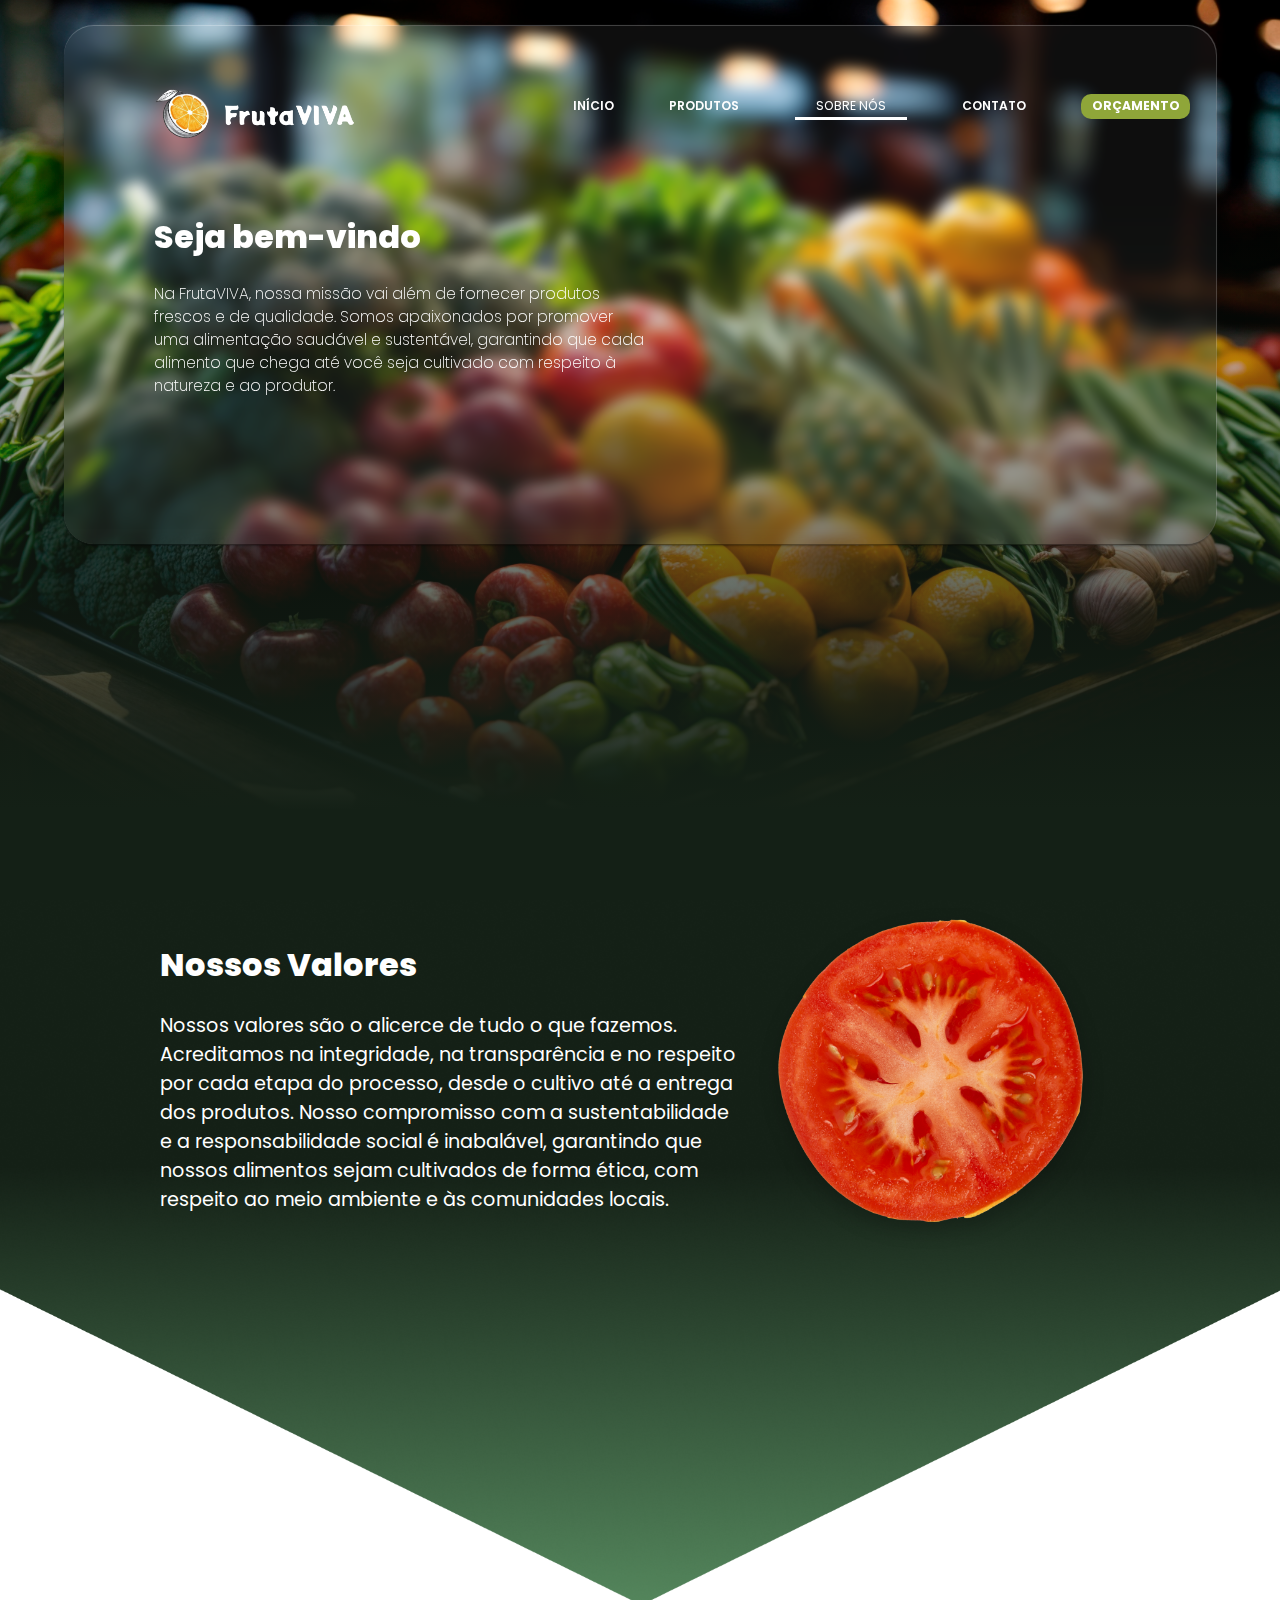
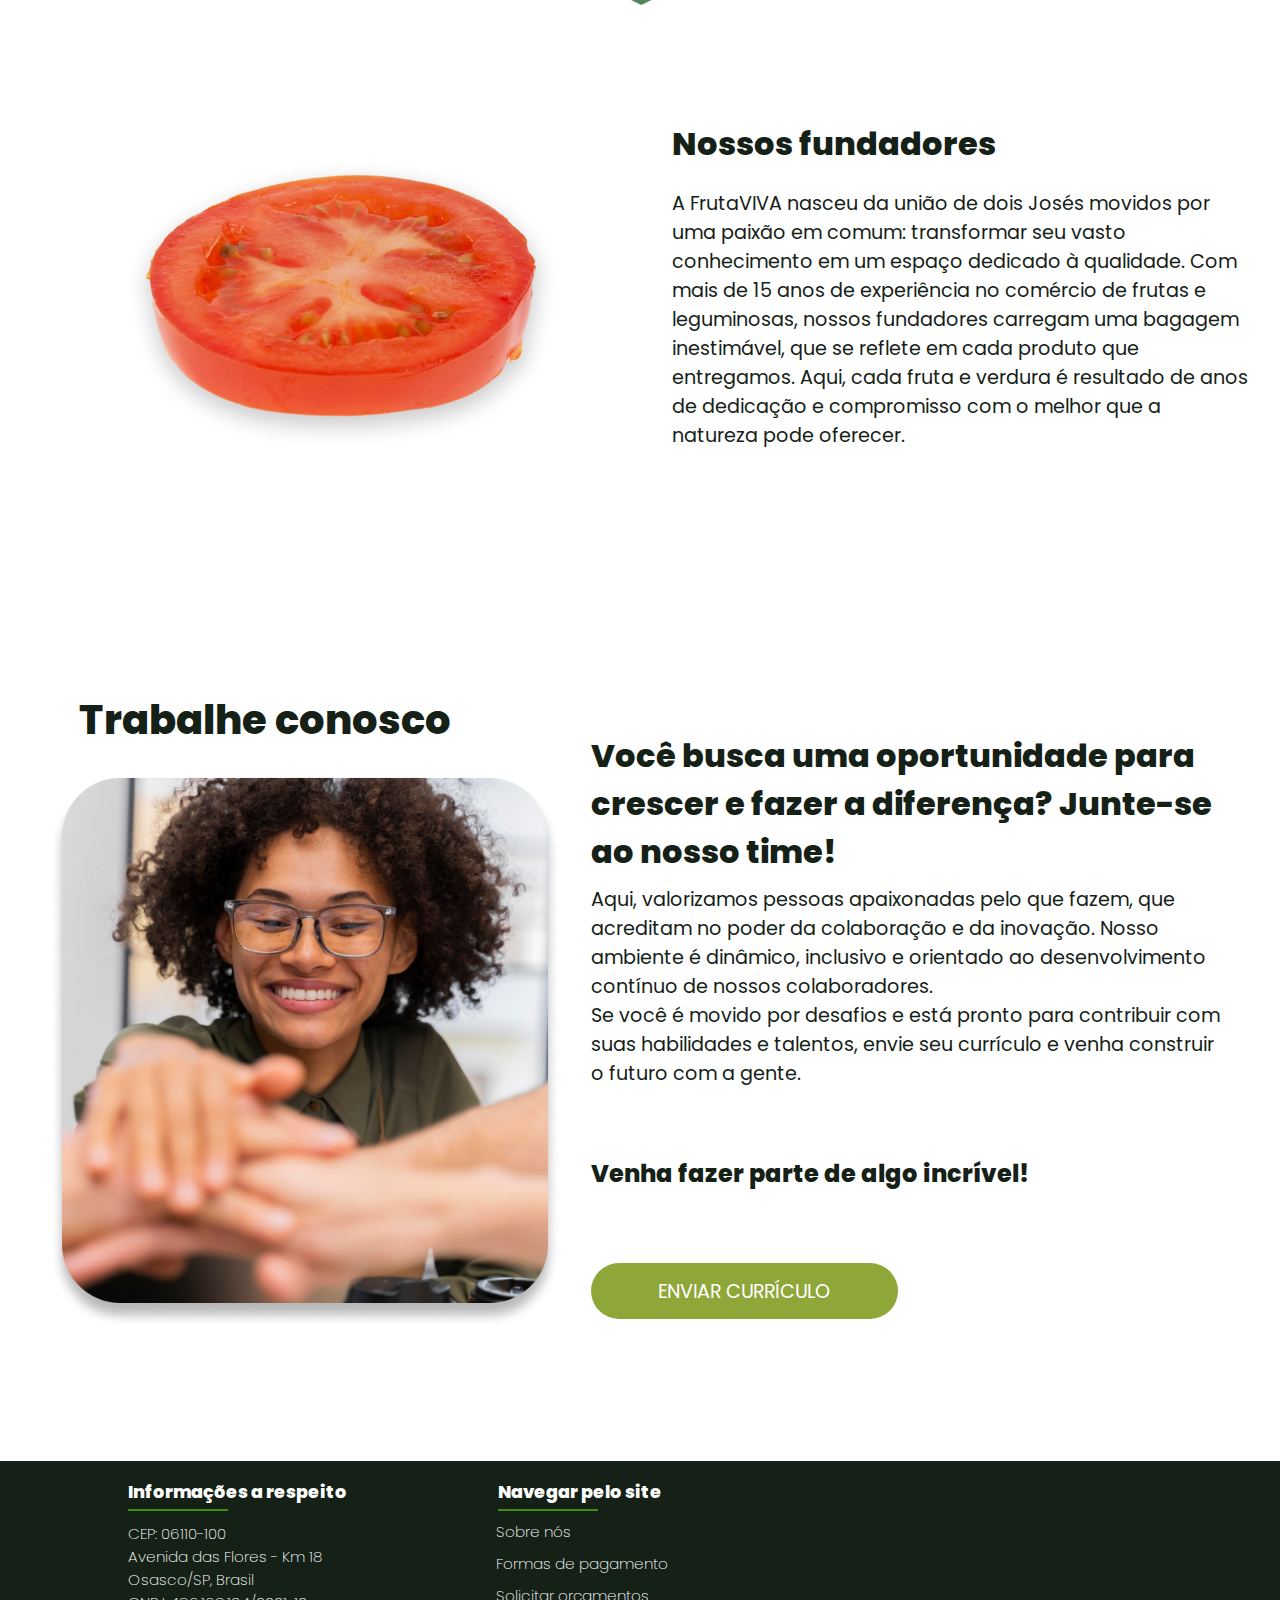
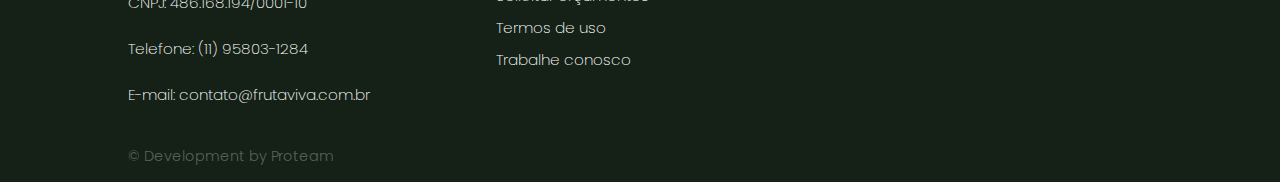
<file: html/sobreNos.html>
<!DOCTYPE html>
<html lang="pt-br">
  <head>
    <meta charset="UTF-8" />
    <meta name="viewport" content="width=device-width, initial-scale=1.0" />
    <link rel="stylesheet" href="/style.css" />
    <link rel="icon" type="image/x-icon" href="/favicon.ico">
    <title>Fruta Viva</title>
  </head>
  <body>
    <!--Cabeçaho contendo menu e logo-->
    <header id="session-1-header">
      <!--Menu de navegação-->
      <div id="menu-card">
        <nav>
          <!--Logo do site-->
          <img id="logo-image" src="/images/logo.png" />
          <ul>
            <li><a href="/index.html">Início</a></li>
            <li><a id="products" href="/html/produtos.html">Produtos</a></li>
            <li><button id="home"><a id="about-us" href="/html/sobreNos.html">Sobre nós</a></button></li>
            <li><a id="contact" href="/html/contato.html">Contato</a></li>
            <li>
              <button id="budget">
                <a href="http://wa.me/5511958031284">ORÇAMENTO</a>
              </button>
            </li>
          </ul>
        </nav>

        <div id="text-card-content">
          <h1>Seja bem-vindo</h1>
          <!--*************trecho com frescura iremos manter ?-->
          <p>
            Na FrutaVIVA, nossa missão vai além de fornecer produtos frescos e
            de qualidade. Somos apaixonados por promover uma alimentação
            saudável e sustentável, garantindo que cada alimento que chega até
            você seja cultivado com respeito à natureza e ao produtor.
          </p>
        </div>
      </div>
    </header>

    <!--Conteúdo principal da página-->
    <main>
      <!--Sessão 1-->
      <div id="our-values-content">
        <!--*****************Criar CSS para o id="half-tomato"-->
        <div id="our-values-text">
          <h1>Nossos Valores</h1>
          <p style="font-weight: 400; font-size: 1.2rem;">
            Nossos valores são o alicerce de tudo o que fazemos. Acreditamos na
            integridade, na transparência e no respeito por cada etapa do
            processo, desde o cultivo até a entrega dos produtos. Nosso
            compromisso com a sustentabilidade e a responsabilidade social é
            inabalável, garantindo que nossos alimentos sejam cultivados de forma
            ética, com respeito ao meio ambiente e às comunidades locais.
          </p>
        </div>
        <img id="half-tomato" src="/images/tomato_front.png" alt="Meio tomate"/>
      </div>

      <!--Sessão 2-->
      <div id="our-values-content" style="padding-top: 400px;">
        <!--*****************Criar CSS para o id="half-tomato-slice"-->
        <img id="half-tomato-slice" src="/images/tomato-slice.png" alt="Meio tomate" style="width: 50vw;"/>
        <div id="our-values-text">
          <h1 style="color: #152117;">Nossos fundadores</h1>
          <p style="color: #152117; font-weight: 400; font-size: 1.2rem;">
            A FrutaVIVA nasceu da união de dois Josés movidos por uma paixão em
            comum: transformar seu vasto conhecimento em um espaço dedicado à
            qualidade. Com mais de 15 anos de experiência no comércio de frutas e
            leguminosas, nossos fundadores carregam uma bagagem inestimável, que
            se reflete em cada produto que entregamos. Aqui, cada fruta e verdura
            é resultado de anos de dedicação e compromisso com o melhor que a
            natureza pode oferecer.
          </p>
        </div>
      </div>

      <!--Sessão 3 ************Adicionar id p/ div-->
      <div id="work-with-us">
        <div id="work-with-us-content">
          <h1>Trabalhe conosco</h1>
          <img style="margin-bottom: 2vw; max-width: 40vw;" id="half-tomato-slice" src="/images/girl_happy.png" alt="Meio tomate"/>
        </div>
        <div id="work-with-us-text">
          <h2>
            Você busca uma oportunidade para crescer e fazer a diferença? Junte-se
            ao nosso time!
          </h2>
          <p style="font-weight: 400; font-size: 1.2rem;">
            Aqui, valorizamos pessoas apaixonadas pelo que fazem, que acreditam no
            poder da colaboração e da inovação. Nosso ambiente é dinâmico,
            inclusivo e orientado ao desenvolvimento contínuo de nossos
            colaboradores.
            <br/>
            Se você é movido por desafios e está pronto para contribuir com suas
            habilidades e talentos, envie seu currículo e venha construir o futuro
            com a gente.
          </p>
          <br/>
          <p style="font-weight: 800; font-size: 1.5rem;">Venha fazer parte de algo incrível!</p>

          <!--Botão para envio do currículo **************mudar link href="#"-->
          <button class="button-link"><a href="404PageNotFound.html">Enviar currículo</a></button>
        </div>
      </div>
    </main>

    <!--Rodapé -->
    <footer>
      <!--Campo com endereço ******** colocar ícones-->
      <div>
        <!--Titulo formato 3-->
        <h3 class="navigation-titles">Informações a respeito</h3>
        <div style="font-size: 0.95rem;">
          <div>
            CEP: 06110-100
            <br />
            Avenida das Flores - Km 18
            <br />
            Osasco/SP, Brasil
            <br />
            CNPJ: 486.168.194/0001-10
            <br /><br />
          </div>
          Telefone: (11) 95803-1284
          <br /><br />
          E-mail: contato@frutaviva.com.br
          <p style="font-weight: 300;color: #ffffff4b;font-size: 0.95em;margin-top: 40px;">&copy; Development by Proteam</p>
        </div>
      </div>

      <!--Opção de navegação entre as páginas -->
      <div id="site-navigation">
        <h3 class="navigation-titles">Navegar pelo site</h3>
        <!--********** Adicionar os links pertinentes, negociando com Vini a locação-->
        <p><a href="/html/sobreNos.html">Sobre nós</a></p>
        <br />
        <p><a href="http://wa.me/5511958031284">Formas de pagamento</a></p>
        <br />
        <p><a href="http://wa.me/5511958031284">Solicitar orçamentos</a></p>
        <br />
        <p><a href="./termsOfUse.html">Termos de uso</a></p>
        <br />
        <p><a href="sobreNos.html#work-with-us">Trabalhe conosco</a></p>
      </div>
      <!-- *****Qual o nome da nossa empresa ficticia ?????-->
    </footer>
    <script src="/button.js"></script>
  </body>
</html>
</file>
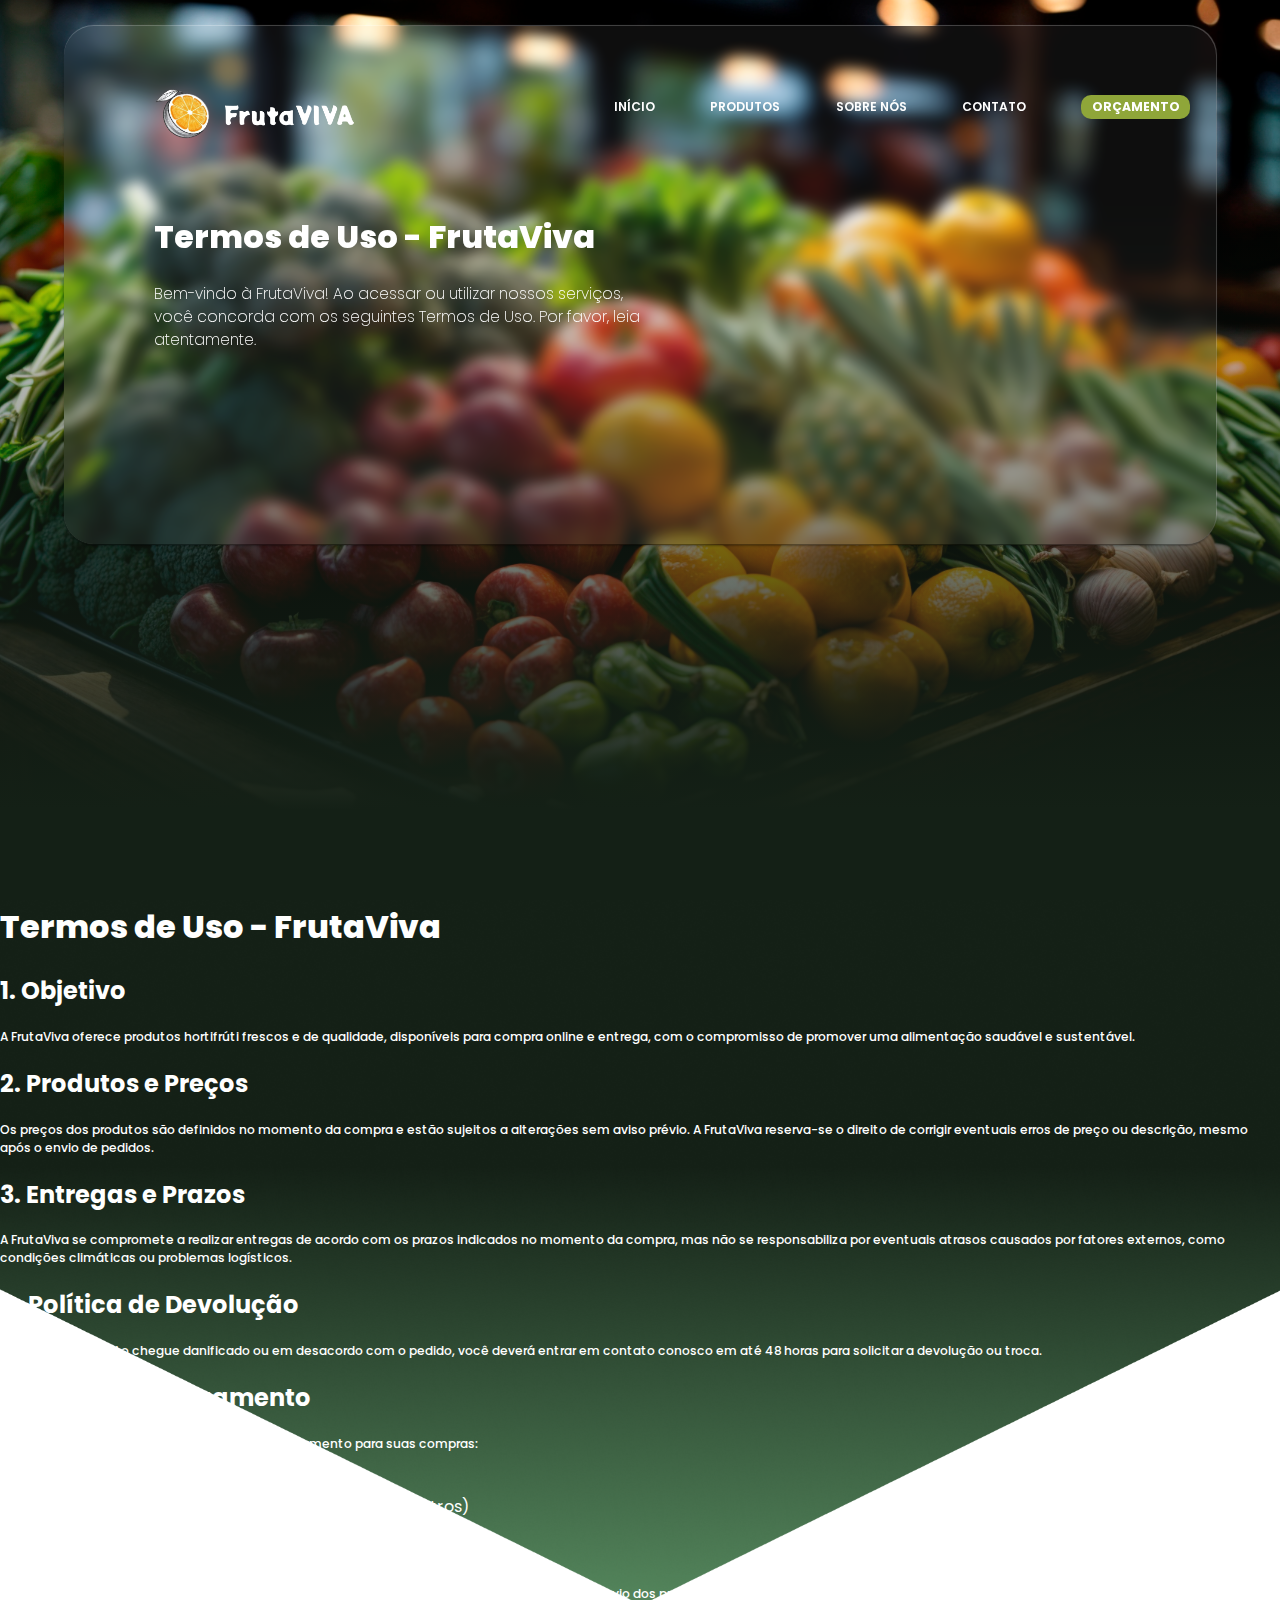
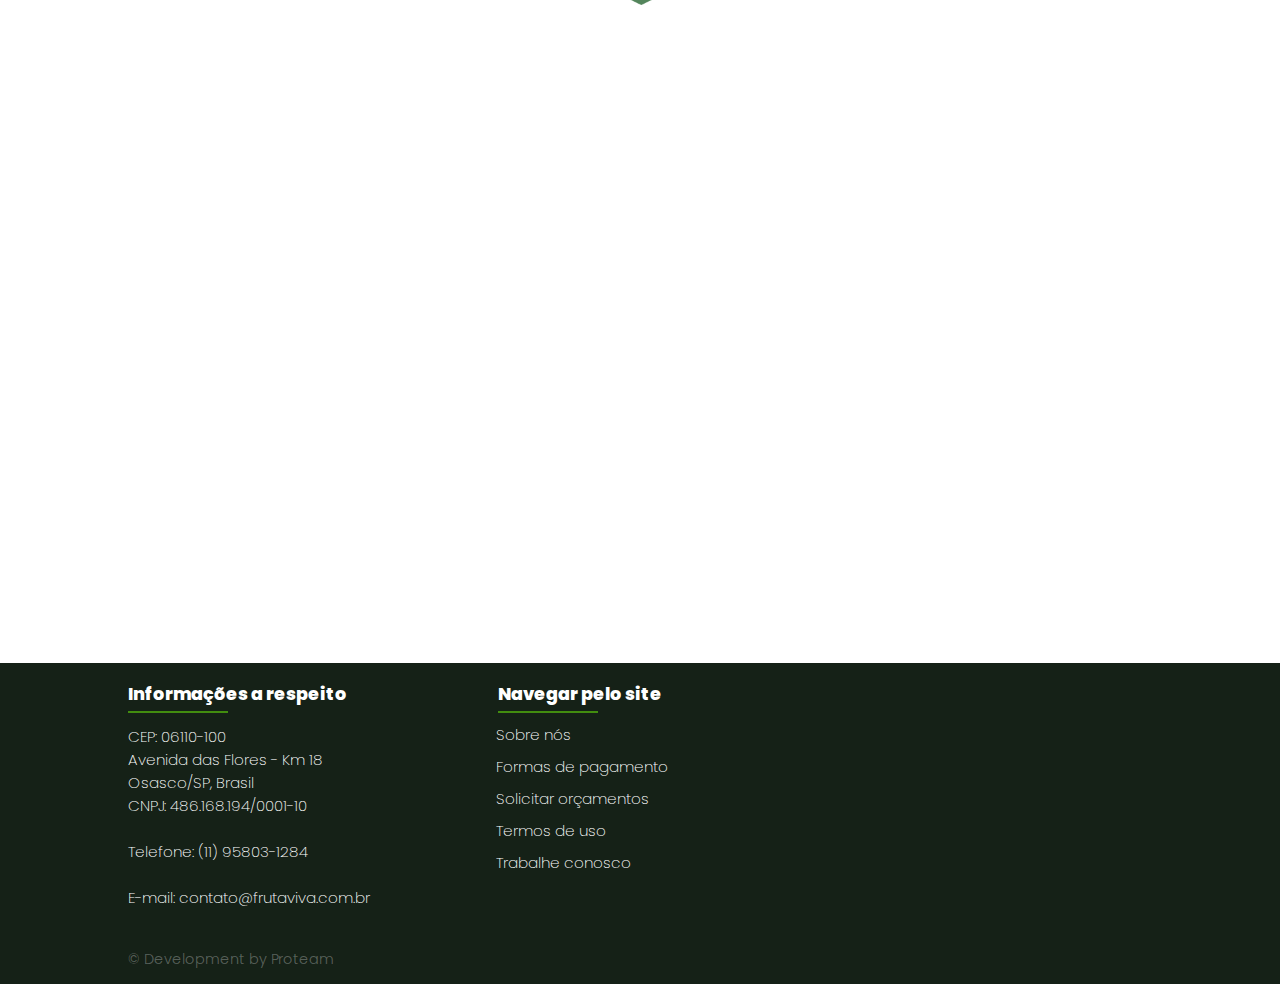
<file: html/termsOfUse.html>
<!DOCTYPE html>
<html lang="pt-br">
  <head>
    <meta charset="UTF-8" />
    <meta name="viewport" content="width=device-width, initial-scale=1.0" />
    <link rel="stylesheet" href="/style.css" />
    <link rel="icon" type="image/x-icon" href="/favicon.ico">
    <title>Fruta Viva</title>
  </head>
<body>
    <header id="session-1-header">
        <!-- Menu de navegação-->
        <div id="menu-card">
          <nav>
            <!-- Logo do site-->
            <img id="logo-image" src="/images/logo.png" />
            <ul>
              <li><a href="/index.html">Início</a></li>
              <li><a id="products" href="/html/produtos.html">Produtos</a></li>
              <li><a id="about-us" href="/html/sobreNos.html">Sobre nós</a></li>
              <li><a id="contact" href="/html/contato.html">Contato</a></li>
              <li>
                <button id="budget">
                  <a href="/html/orcamento.html">ORÇAMENTO</a>
                </button>
              </li>
            </ul>
          </nav>
  
          <!-- Titulo mais texto-->
          <div id="text-card-content">
            <h1>Termos de Uso - FrutaViva</h1>
            <p>
                Bem-vindo à FrutaViva! Ao acessar ou utilizar nossos serviços, você concorda com os seguintes Termos de Uso. Por favor, leia atentamente.
            </p>
  
          </div>
        </div>
      </header>

      <main>
        <div>
            <h1>Termos de Uso - FrutaViva</h1>

            <h2>1. Objetivo</h2>
            <p>
                A FrutaViva oferece produtos hortifrúti frescos e de qualidade, disponíveis para compra online e entrega, com o compromisso de promover uma alimentação saudável e sustentável.
            </p>

            <h2>2. Produtos e Preços</h2>
            <p>
                Os preços dos produtos são definidos no momento da compra e estão sujeitos a alterações sem aviso prévio. A FrutaViva reserva-se o direito de corrigir eventuais erros de preço ou descrição, mesmo após o envio de pedidos.
            </p>

            <h2>3. Entregas e Prazos</h2>
            <p>
                A FrutaViva se compromete a realizar entregas de acordo com os prazos indicados no momento da compra, mas não se responsabiliza por eventuais atrasos causados por fatores externos, como condições climáticas ou problemas logísticos.
            </p>

            <h2>4. Política de Devolução</h2>
            <p>
                Caso algum produto chegue danificado ou em desacordo com o pedido, você deverá entrar em contato conosco em até 48 horas para solicitar a devolução ou troca.
            </p>

            <h2>5. Formas de Pagamento</h2>
            <p>
                A FrutaViva oferece as seguintes opções de pagamento para suas compras:
            </p>
            <ul>
                <li>PIX</li>
                <li>Cartão de Crédito (Visa, Mastercard, Elo, entre outros)</li>
                <li>Boleto Bancário</li>
                <li>Transferência Bancária</li>
            </ul>
            <p>
                Todos os pagamentos são processados de forma segura. Em caso de pagamento via boleto, o envio dos produtos será realizado após a confirmação do pagamento. Para pagamentos via cartão ou PIX, a confirmação é imediata, permitindo a agilização do envio.
            </p>

            <h2>6. Uso do Site e Aplicativo</h2>
            <p>
                Você concorda em utilizar nosso site e aplicativo de forma responsável, não realizando atividades que possam prejudicar o funcionamento da plataforma ou violar os direitos de terceiros.
            </p>

            <h2>7. Privacidade e Proteção de Dados</h2>
            <p>
                A FrutaViva coleta e armazena dados pessoais de acordo com nossa Política de Privacidade. Garantimos que suas informações serão tratadas com segurança e exclusivamente para a melhoria de nossos serviços.
            </p>

            <h2>8. Modificações nos Termos</h2>
            <p>
                A FrutaViva pode modificar estes Termos de Uso a qualquer momento, com aviso prévio aos usuários registrados. Recomendamos que você revise periodicamente para estar ciente de possíveis atualizações.
            </p>

            <h2>9. Contato</h2>
            <p>
                Em caso de dúvidas ou problemas, nossa central de atendimento está disponível através do e-mail <a href="mailto:atendimento@frutaviva.com">atendimento@frutaviva.com</a>.
            </p>

            <h2>10. Aceitação dos Termos</h2>
            <p>
                Ao utilizar nossos serviços, você declara que leu, entendeu e concorda com os Termos de Uso acima descritos.
            </p>

            <p>Obrigado por escolher a FrutaViva!</p>
        </div>
      </main>

      <footer>
        <!--Campo com endereço ******** colocar ícones-->
        <div>
          <!--Titulo formato 3-->
          <h3 class="navigation-titles">Informações a respeito</h3>
          <div style="font-size: 0.95rem;">
            <div>
              CEP: 06110-100
              <br />
              Avenida das Flores - Km 18
              <br />
              Osasco/SP, Brasil
              <br />
              CNPJ: 486.168.194/0001-10
              <br /><br />
            </div>
            Telefone: (11) 95803-1284
            <br /><br />
            E-mail: contato@frutaviva.com.br
            <p style="font-weight: 300;color: #ffffff4b;font-size: 0.95em;margin-top: 40px;">&copy; Development by Proteam</p>
          </div>
        </div>
  
        <!--Opção de navegação entre as páginas -->
        <div id="site-navigation">
          <h3 class="navigation-titles">Navegar pelo site</h3>
          <!--********** Adicionar os links pertinentes, negociando com Vini a locação-->
          <p><a href="/html/sobreNos.html">Sobre nós</a></p>
          <br />
          <p><a href="">Formas de pagamento</a></p>
          <br />
          <p><a href="">Solicitar orçamentos</a></p>
          <br />
          <p><a href="./termsOfUse.html">Termos de uso</a></p>
          <br />
          <p><a href="sobreNos.html#work-with-us">Trabalhe conosco</a></p>
        </div>
        <!-- *****Qual o nome da nossa empresa ficticia ?????-->
      </footer>
      <script src="/button.js"></script>
</body>
</html>
</file>
<file: style.css>
@import url('https://fonts.googleapis.com/css2?family=Poppins:ital,wght@0,100;0,200;0,300;0,400;0,500;0,600;0,700;0,800;0,900;1,100;1,200;1,300;1,400;1,500;1,600;1,700;1,800;1,900&display=swap');

h1 {
    font-weight: 800;
    font-size: 2.50vw;
}

#logo-image {
    width: 20vw;
    padding-top: 1vw;
}

body {
    margin: 0px;
    padding: 0px;
    font-family: "Poppins";
    color: #ffffff;
    background: #ffffff;
    overflow-x: hidden;
}

#session-404-header {
    height: 98vh;
    color: #ffffff;
    display: flex;
    justify-content: center;
    background-image: url(images/erro/pagenotfound_background.png);
    filter: brightness(50%);
    background-repeat: no-repeat;
    background-position: center;
    background-size: cover;
}

#session-404-header::after {
    content: "";
    position: absolute;
    top: 0;
    left: 0;
    right: 0;
    bottom: 0;
    background: linear-gradient(0deg, #204326 10%, rgb(21 33 23 / 0%) 50%);
    pointer-events: none;
}




#session-1-header {
    height: 98vh;
    color: #ffffff;
    display: flex;
    justify-content: center;
    background-image: url(images/home-background.png);
    background-repeat: no-repeat;
    background-position: center;
    background-size: cover;
}

#session-1-header::after {
    content: "";
    width: 100vw;
    height: 100vh;
    background: linear-gradient(0deg, rgba(20,32,22,1) 10%, rgba(0,212,255,0) 80%);;
    position: absolute;
    top: 50%;
    left: 50%;
    translate: -50% -50%;
    z-index: 1;
}

a  {
    color: #fff;
    text-decoration: none;
}

button {
    font-family: "Poppins" ;
    font-size: 0.95vw;
    font-weight: 400;
    text-transform: uppercase;
    border: none;
    border-radius: 10px;
    background-color: #8fa639;
    color: #fff;
    width: 9em;
    height: 1.90vw;
    transition: 0.2s ease-out;
}

button:hover {
    background-color: #bddb50;
    color: #152117;
    cursor: pointer;
}

#menu-card-error {
    overflow: auto;
    width: 90vw;
    height: 8vw;
    background: #ffffff0e;
    backdrop-filter: blur(7px);
    border-radius: 30px;
    z-index: 2;
    box-shadow: #00000052 0px 2px 2px, #ffffff45 0.55px -0.75px 0.75px;
    display: flex;
    flex-direction: row;
    justify-content: center;
    align-items: center;
    margin-top: 2vw;
}


#error-404-content{
    background: none;
    position: absolute;
    top: 40%;
    left: 38%;
    display: flex;
    flex-direction: column;
    align-items: center;
    justify-content: center;
    text-align: center;
}

#astronaut {
    position: absolute;
    top: 0%;
    left: -35%;
    animation: floating 16s infinite;
    animation-timing-function: ease-in-out;
}

@keyframes floating {

    0% {
        transform: translate(0%, 0%) rotateZ(-18deg);
        transition: all cubic-bezier(0.19, 1, 0.22, 1);
    }


    50% {
        transform: translate(-5%, -50%) rotateZ(18deg);
        transition: all cubic-bezier(0.19, 1, 0.22, 1);
    }

    100% {
        transform: translate(0%, 0%) rotateZ(-18deg);
        transition: all cubic-bezier(0.19, 1, 0.22, 1);
    }
    
}


#menu-card {
    overflow: auto;
    width: 90vw;
    height: 37vw;
    background: #ffffff0e;
    backdrop-filter: blur(7px);
    border-radius: 30px;
    z-index: 2;
    box-shadow: #00000052 0px 2px 2px, #ffffff45 0.55px -0.75px 0.75px;
    padding-top: 5vh;
    margin-top: 2vw;
}

#text-card-content {
    width: 45%;
    padding-left: 7vw;

}

#text-card-content > h1 {
    width: 100%;
    margin-top: 4rem;
}


#text-card-content > p {
    font-weight: 200;
    font-size: 1.20vw;
    width: 32em;
    margin-bottom: 3vw;
}

b {
    font-weight: 800;
}

nav {
    padding-left: 7vw;
    width: 90%;
    display: inline-flex;
    justify-content: space-between;
    align-items: center;

}

nav > ul > li {
    display: inline-flex;
    padding-left: 4vw;
    font-weight: 600;
    font-size: 0.95vw;
    text-transform: uppercase;
}


#home {
    background: none;
    width: 7rem;
    border-radius: 0px;
    border-bottom: 3px solid #ffffff;
}

#budget {
    font-weight: 700;
    font-size: 0.95vw;
}


main {
    background-image: url(images/session-2-background.png);
    background-size: 100vw;
    background-repeat: no-repeat;
    background-clip: border-box;
    display: flex;
    justify-content: center;
    align-items: center;
    flex-direction: column;
}

#left-lettuce  {
    position: absolute;
    top: 65%;
    left: -2%;
    z-index: 3;
    width: 12vw;
    user-select: none;
    -webkit-user-drag: none;
    animation: left-lettuce-breathing 19s infinite ease-in-out;
}

#right-lettuce  {
    position: absolute;
    top: 25%;
    right: 0%;
    z-index: 3;
    width: 17vw;
    user-select: none;
    -webkit-user-drag: none;
    animation: right-lettuce-breathing 15s infinite ease-in-out;
}

::-webkit-scrollbar {
    width: 0px;
}

#whatsapp-logo {
    width: 3vw;
    position: fixed;
    right: 12px;
    bottom: 12px;
    z-index: 4;
}


#half-orange {
    width: 25vw;
    top: 2em;
    user-select: none;
    -webkit-user-drag: none;
}

#section-2-content {
    display: inline-flex;
    justify-content: center;
    align-items: center;
    width: 70vw;
    padding-top: 4vw;
}

#section-2-content > div {
    width: 35vw;
    padding-left: 5vw;
}

P {
    font-size: 0.95vw;
    font-weight: 500;
}

#left-lettuce-2  {
    position: absolute;
    top: 150%;
    left: -2%;
    z-index: 3;
    width: 15vw;
    user-select: none;
    transform: rotate(-5deg);
    -webkit-user-drag: none;
}

#right-carefull  {
    position: absolute;
    top: 125%;
    right: 0%;
    z-index: 3;
    width: 30vw;
    user-select: none;
    -webkit-user-drag: none;
}

#section-3-content {
    display: inline-flex;
    justify-content: space-evenly;
    align-items: center;
    color: #152117;
    margin-top: 30vw;
    width: 100%;
}

#section-3-content > div {
    display: inline-block;
    justify-content: center;
    align-items: center;
}

#section-3-content > div > p {
    width: 30vw;
}

#image-set {
    display: inline-flex;
}

#image-set > figure > img {
    display: inline-flex;
    width: 15vw;
}

#image-set {
    display: inline-flex;
    flex-direction: row;
    justify-content: center;
    align-items: center;
}

.fruit-card-container {
    display: inline-flex;
    flex-direction: column;
    justify-content: space-between;
    align-items: center;
    height: 19vw;
    width: 13vw;
    background: #152117;
    border-radius: 3vw 3vw 3vw 3vw;
    color: #fff;
    font-weight: 600;
    font-size: 2.25vw;
    margin-bottom: 2vw;
}

.fruit-card-button{
    width: 13vw;
    height: 4vw;
    border-radius: 0px 0px 2.9vw 2.9vw;
    background: #fff;
    color: #8fa639;
    font-weight: 600;
    font-size: 1.25vw;
    transition: none;
}

.fruit-card-container > img {
    position: relative;
    translate: -0% -30%;

}

#lemon-card {
    background: #428D0F;
    position: relative;
    top: 2vw;
}

#kiwi-card {
    background: #97A930;
    height: 21vw;
    width: 14vw;
    margin: 0vw 1.25vw;
    position: relative;
    top: 2vw;
}

#kiwi-card > a > button {
    width: 14vw;
}

#watermelon-card {
    background: #748F27;
    position: relative;
    top: 3vw;
}

#lemon-card > img {
    width: 12vw;
}

#kiwi-card > img {
    width: 16vw;
}

#watermelon-card > img {
    width: 12vw;
}

footer {
    background: #152117;
    display: inline-flex;
    flex-direction: row;
    width: 100%;
    font-size: 0.70vw;
    font-weight: 200;
    margin-top: 100px;
    padding-bottom: 0rem;
}

h3 {
    position: relative;
    font-size: 1.1rem;
    font-weight: 800;
}

footer > div {
    padding-left: 10vw;
}

#site-navigation > p {
    font-weight: 200;
    font-size: 0.95rem;
    margin: -2px;
}


.all-product {
    display: flex;
    justify-content: center;
    flex-wrap: wrap;
    row-gap: 13rem;
    column-gap: 30px;
    color: #152117;
    padding-top: 20rem;
}

.product {
    position: relative;
    background: #e9e9e9;
    height: 290px;
    width: 250px;
    border-radius: 46px;
    display: flex;
    flex-direction: column;
    justify-content: center;
    align-items: center;
}

.product-card-content {
    background: #ffffff;
    width: 100%;
    height: 80%;
    border-radius: 46px;
    color: #000000;
    display: flex;
    flex-direction: column;
    justify-content: center;
    align-items: left;
    transform: translateY(50%);
    box-shadow: 0px 2px 3px 0px #0000003a;
}

.product-name {
    font-weight: 800;
    margin-left: 15px;
    font-size: 1.5rem;
    margin-bottom: 0px;
    margin-top: 40px;
}

.product-messure {
    margin-left: 15px;
    margin-top: -5px;
    font-weight: 300;
    font-size: 0.90rem;
}

.product-price {
    margin-top: 0px;
    margin-left: 15px;
    font-size: 2rem;
    font-weight: 800;
    margin-bottom: 10px;
}

.buy-button {
    background: #F6C74C;
    color: #ffffff;
    margin-left: 10%;
    height: 50px;
    width: 80%;
    border-radius: 100px;
    margin-bottom: 0.25vw;
    font-weight: 800;
    font-size: 1.3em;
}

.buy-button:hover {
    transition: 0.3s ease-in-out;
    background: #ffefc6;
    color: #ffd358;
    border: 2px solid #ffd358;
}

.product > img {
    width: 250px;
    position: absolute;
    z-index: 1;
}

.floating-images {
    position: relative;
}

.floating-images > img {
    position: absolute;
}

#products-left-apple {
    left: 0%;
    top: 100px;
    transform: translateY(-120%);
    z-index: 1;
}

#products-right-orange {
    right: 0%;
    top: 100px;
    transform: translateY(-40%);
    z-index: 2;

}

#products-center-pineapple {
    right: 45%;
    top: 500px;
    transform: translateY(-110%);
    z-index: 1;
    width: 400px;
}


#our-values-content {
    display: flex;
    flex-direction: row;
    justify-content: center;
    align-items: center;

}

#our-values-text {
    width: 45vw;
}

#our-values-text > p {
    font-weight: 300;
}

#our-values-content > img {
    width: 30vw;
}

#work-with-us {
    display: flex;
    flex-direction: row;
    justify-content: center;
    align-items: center;
    color: #152117;
    margin-top: 13vw;
}

#work-with-us-content > h1 {
    max-width: 600px;
    margin-left: 30px;
    font-size: 2.5em;
}

#work-with-us-text {
    width: 50%;
    margin-left: 30px;
    text-align: left;
}

#work-with-us-text > h2 {
    font-size: 2.0rem;
    font-weight: 800;
    margin-bottom: -10px;
}

.button-link {
    border-radius: 100px;
    margin-top: 3rem;
    height: 3.5rem;
    width: 16em;
    font-size: 1.2em;
    font-weight: 400;
}


#contact-main-session {
    background: none;
    display: flex;
    justify-content: center;
    align-items: center;
    flex-direction: row;
    color: #152117;
    margin-top: 7vw;
}

#contact-us-left {
    display: flex;
    justify-content: right;
    align-items: flex-start;
    flex-direction: column;
}

#contact-us-left > h1 {
    margin-bottom: 0px;
}

#contact-us-left > p {
    font-size: 0.75rem;
    margin: 0px;
    margin-bottom: 15px;
    font-weight: 400;
}

#localization {
    margin-left: 4vw;
}

.map-container {
    height: auto;
    width: auto;
    overflow: hidden;
    border-radius: 50px;
}

#forms {
    border: none;
    display: flex;
    justify-content: left;
    flex-direction: column;
    padding: 0px;
}

#forms > div {
    display: flex;
    justify-content: left;
    align-items: center;
}

#forms > div > img {
    width: 25px;
    position: absolute;
    transform: translate(30%);
    margin-bottom: 10px;
}

#name {
    transition: 0.2s ease-in;
    background: #f5f5f5;
    height: 10px;
    width: 20vw;
    font-size: 1.1rem;
    border-radius: 100px;
    padding: 15px;
    padding-left: 45px;
    margin-bottom: 10px;
    border: 1px solid #152117;
}

#name:hover {
    transition: 0.2s ease-in;
    outline: none;
    border: 1px solid #e9e9e9;
    box-shadow: 0px 0px 1px 1px #428D0F;
}

#email:hover {
    transition: 0.2s ease-in;
    outline: none;
    border: 1px solid #e9e9e9;
    box-shadow: 0px 0px 1px 1px #428D0F;
}

#tel:hover {
    transition: 0.2s ease-in;
    outline: none;
    border: 1px solid #e9e9e9;
    box-shadow: 0px 0px 1px 1px #428D0F;
}


#email {
    transition: 0.2s ease-in;
    background: #f5f5f5;
    height: 10px;
    width: 20vw;
    font-size: 1.1rem;
    border-radius: 100px;
    padding: 15px;
    padding-left: 45px;
    margin-bottom: 10px;
    border: 1px solid #152117;
}

#tel {
    transition: 0.2s ease-in;
    background: #f5f5f5;
    height: 10px;
    width: 20vw;
    font-size: 1.1rem;
    border-radius: 100px;
    padding: 15px;
    padding-left: 45px;
    margin-bottom: 10px;
    border: 1px solid #152117;
}

#message {
    background: #f5f5f5;
    height: 20rem;
    width: 30vw;
    font-size: 0.95rem;
    border-radius: 20px;
    padding: 15px;
    margin-bottom: 10px;
    border: 1px solid #152117;
}



.map-infos > p {
    font-weight: 400;
    font-size: 0.75rem;
    margin-bottom: 2vw;
}

.map-infos > h1 {
    margin-bottom: 0px;
}

#forms > h2 {
    margin: 0px;
    margin-top: 2vw;
    margin-left: 15px;
}

#submit-input {
    color: #f5f5f5;
    background: #748F27;
    font-size: 0.95rem;
    font-weight: 500;
    border: none;
    border-radius: 100px;
    width: 9vw;
    height: 2.4em;
}

.fruit-card-button::after {
    content: "";
    width: 70%;
    height: 4px;
    background: #8fa639;
    z-index: 3;
    position: absolute;
    transform: translate(-81%, 2.9vw);
    border-radius: 100px;
}

#button-watermelon::after {
    content: "";
    width: 70%;
    height: 4px;
    background: #748f27;
    z-index: 3;
    position: absolute;
    transform: translate(-85%, 2.9vw);
    border-radius: 100px;
}

#button-lemon::after {
    content: "";
    width: 70%;
    height: 4px;
    background: #428d0f;
    z-index: 3;
    position: absolute;
    transform: translate(-85%, 2.9vw);
    border-radius: 100px;
}



#button-lemon:hover {
    transition: 0.9s ease-out;
    background-color: #e6ffd570;
    color: #ffffff;
    cursor: pointer;
}

#button-kiwi:hover {
    transition: 0.9s ease-out;
    background-color: #b7c082;
    color: #ffffff;
    cursor: pointer;
}

#button-watermelon:hover {
    transition: 0.9s ease-out;
    background-color: #b2ca6f;
    color: #ffffff;
    cursor: pointer;
}

.navigation-titles::before {
    content: "";
    width: 100px;
    height: 2px;
    background: #428d0f;
    position: absolute;
    top: 115%;
}

@media screen and (max-width: 1080px){
    @import url('https://fonts.googleapis.com/css2?family=Poppins:ital,wght@0,100;0,200;0,300;0,400;0,500;0,600;0,700;0,800;0,900;1,100;1,200;1,300;1,400;1,500;1,600;1,700;1,800;1,900&display=swap');

h1 {
    font-weight: 800;
    font-size: 2.50vw;
}

#logo-image {
    width: 20vw;
    padding-top: 1vw;
}

body {
    margin: 0px;
    padding: 0px;
    font-family: "Poppins";
    color: #ffffff;
    background: #ffffff;
    overflow-x: hidden;
}

#session-1-header {
    height: 65vw;
    color: #ffffff;
    display: flex;
    justify-content: center;
    background-image: url(images/home-background.png);
    background-repeat: no-repeat;
    /* background-position: center; */
    /* background-size: cover; */
}

#session-1-header::after {
    display: none;
    width: 100vw;
    height: 100vh;
    background: linear-gradient(0deg, rgb(20 32 22 / 51%) 10%, rgba(0, 212, 255, 0) 80%);
    position: absolute;
    top: 50%;
    left: 50%;
    translate: -50% -50%;
    z-index: 1;
}

a  {
    color: #fff;
    text-decoration: none;
}

button {
    font-family: "Poppins" ;
    font-size: 0.95vw;
    font-weight: 100;
    border: none;
    border-radius: 10px;
    background-color: #8fa639;
    color: #fff;
    width: 9em;
    height: 1.90vw;
    transition: 0.2s ease-out;
}

button:hover {
    background-color: #bddb50;
    color: #152117;
    cursor: pointer;
}


#menu-card {
    overflow: auto;
    width: 90vw;
    height: 37vw;
    background: #ffffff0e;
    backdrop-filter: blur(7px);
    border-radius: 30px;
    z-index: 2;
    box-shadow: #00000052 0px 2px 2px, #ffffff45 0.55px -0.75px 0.75px;
    padding-top: 5vh;
    margin-top: 2vw;
}

#text-card-content {
    width: 45%;
    padding-left: 7vw;

}

#text-card-content > h1 {
    width: 100%;
    margin-top: 4rem;
}


#text-card-content > p {
    font-weight: 200;
    font-size: 1.20vw;
    width: 32em;
    margin-bottom: 3vw;
}

b {
    font-weight: 800;
}

nav {
    padding-left: 7vw;
    width: 90%;
    display: inline-flex;
    justify-content: space-between;
    align-items: center;

}

nav > ul > li {
    display: inline-flex;
    padding-left: 4vw;
    font-weight: 400;
    font-size: 0.75vw;
}


#home {
    background: none;
    width: 7rem;
    border-radius: 0px;
    border-bottom: 3px solid #ffffff;
}

#budget {
    font-weight: 700;
    font-size: 0.95vw;
}


main {
    background: none;
    background-size: 100vw;
    background-repeat: no-repeat;
    background-clip: border-box;
    display: flex;
    justify-content: center;
    align-items: center;
    flex-direction: column;
}

#left-lettuce  {
    position: absolute;
    top: 65%;
    left: -2%;
    z-index: 3;
    width: 12vw;
    user-select: none;
    -webkit-user-drag: none;
    animation: left-lettuce-breathing 19s infinite ease-in-out;
}

#right-lettuce  {
    position: absolute;
    top: 25%;
    right: 0%;
    z-index: 3;
    width: 17vw;
    user-select: none;
    -webkit-user-drag: none;
    animation: right-lettuce-breathing 15s infinite ease-in-out;
}

::-webkit-scrollbar {
    width: 0px;
}

#whatsapp-logo {
    width: 3vw;
    position: fixed;
    right: 12px;
    bottom: 12px;
    z-index: 4;
}


#half-orange {
    width: 25vw;
    top: 2em;
    user-select: none;
    -webkit-user-drag: none;
}

#section-2-content {
    display: inline-flex;
    justify-content: center;
    align-items: center;
    width: 70vw;
    padding-top: 4vw;
}

#section-2-content > div {
    width: 35vw;
    padding-left: 5vw;
}

P {
    font-size: 0.95vw;
    font-weight: 500;
}

#left-lettuce-2  {
    position: absolute;
    top: 150%;
    left: -2%;
    z-index: 3;
    width: 15vw;
    user-select: none;
    transform: rotate(-5deg);
    -webkit-user-drag: none;
}

#right-carefull  {
    position: absolute;
    top: 125%;
    right: 0%;
    z-index: 3;
    width: 30vw;
    user-select: none;
    -webkit-user-drag: none;
}

#section-3-content {
    display: inline-flex;
    justify-content: space-evenly;
    align-items: center;
    color: #152117;
    margin-top: 30vw;
    width: 100%;
}

#section-3-content > div {
    display: inline-block;
    justify-content: center;
    align-items: center;
}

#section-3-content > div > p {
    width: 30vw;
}

#image-set {
    display: inline-flex;
}

#image-set > figure > img {
    display: inline-flex;
    width: 15vw;
}

#image-set {
    display: inline-flex;
    flex-direction: row;
    justify-content: center;
    align-items: center;
}

.fruit-card-container {
    display: inline-flex;
    flex-direction: column;
    justify-content: space-between;
    align-items: center;
    height: 19vw;
    width: 13vw;
    background: #152117;
    border-radius: 3vw 3vw 3vw 3vw;
    color: #fff;
    font-weight: 600;
    font-size: 2.25vw;
    margin-bottom: 2vw;
}

.fruit-card-button{
    width: 13vw;
    height: 4vw;
    border-radius: 0px 0px 2.9vw 2.9vw;
    background: #fff;
    color: #8fa639;
    font-weight: 600;
    font-size: 1.25vw;
    transition: none;
}

.fruit-card-container > img {
    position: relative;
    translate: -0% -30%;

}

#lemon-card {
    background: #428D0F;
    position: relative;
    top: 2vw;
}

#kiwi-card {
    background: #97A930;
    height: 21vw;
    width: 14vw;
    margin: 0vw 1.25vw;
    position: relative;
    top: 2vw;
}

#kiwi-card > a > button {
    width: 14vw;
}

#watermelon-card {
    background: #748F27;
    position: relative;
    top: 3vw;
}

#lemon-card > img {
    width: 12vw;
}

#kiwi-card > img {
    width: 16vw;
}

#watermelon-card > img {
    width: 12vw;
}

footer {
    background: #152117;
    display: inline-flex;
    flex-direction: row;
    width: 100%;
    font-size: 0.70vw;
    font-weight: 200;
    margin-top: 100px;
    padding-bottom: 0rem;
}

h3 {
    position: relative;
    font-size: 1.1rem;
    font-weight: 800;
}

footer > div {
    padding-left: 10vw;
}

#site-navigation > p {
    font-weight: 200;
    font-size: 0.95rem;
    margin: -2px;
}


.all-product {
    display: flex;
    justify-content: center;
    flex-wrap: wrap;
    row-gap: 13rem;
    column-gap: 30px;
    color: #152117;
    padding-top: 20rem;
}

.product {
    position: relative;
    background: #e9e9e9;
    height: 290px;
    width: 250px;
    border-radius: 46px;
    display: flex;
    flex-direction: column;
    justify-content: center;
    align-items: center;
}

.product-card-content {
    background: #ffffff;
    width: 100%;
    height: 80%;
    border-radius: 46px;
    color: #000000;
    display: flex;
    flex-direction: column;
    justify-content: center;
    align-items: left;
    transform: translateY(50%);
    box-shadow: 0px 2px 3px 0px #0000003a;
}

.product-name {
    font-weight: 800;
    margin-left: 15px;
    font-size: 1.5rem;
    margin-bottom: 0px;
    margin-top: 40px;
}

.product-messure {
    margin-left: 15px;
    margin-top: -5px;
    font-weight: 300;
    font-size: 0.90rem;
}

.product-price {
    margin-top: 0px;
    margin-left: 15px;
    font-size: 2rem;
    font-weight: 800;
    margin-bottom: 10px;
}

.buy-button {
    background: #F6C74C;
    color: #ffffff;
    margin-left: 10%;
    height: 50px;
    width: 80%;
    border-radius: 100px;
    margin-bottom: 0.25vw;
    font-weight: 800;
    font-size: 1.3em;
}

.buy-button:hover {
    transition: 0.3s ease-in-out;
    background: #ffefc6;
    color: #ffd358;
    border: 2px solid #ffd358;
}

.product > img {
    width: 250px;
    position: absolute;
    z-index: 1;
}

.floating-images {
    position: relative;
}

.floating-images > img {
    position: absolute;
}

#products-left-apple {
    left: 0%;
    top: 100px;
    transform: translateY(-120%);
    z-index: 1;
}

#products-right-orange {
    right: 0%;
    top: 100px;
    transform: translateY(-40%);
    z-index: 2;

}

#products-center-pineapple {
    right: 45%;
    top: 500px;
    transform: translateY(-110%);
    z-index: 1;
    width: 400px;
}


#our-values-content {
    padding-top: 100px !important;
    margin-top: 0vw;
    display: flex;
    flex-direction: column-reverse;
    justify-content: center;
    align-items: center;
    text-align: justify;
    width: 100%;
}

#our-values-text {
    color: #152117;
    width: 80%;
}

#our-values-text > h1 {
    font-size: 2.1rem;
    text-align: center;
}

#our-values-text > p {
    font-weight: 300;
}

#our-values-content > img {
    width: 30vw;
}

#work-with-us {
    display: flex;
    flex-direction: column;
    justify-content: center;
    align-items: center;
    color: #152117;
    margin-top: 13vw;
    width: 100%;
    text-align: center;
}

#work-with-us-content > h1 {
    max-width: 600px;
    margin: 15px 0px;
    font-size: 2.5em;
}

#work-with-us-text {
    display: flex;
    width: 80%;
    flex-direction: column;
    align-content: space-between;
    align-items: center;
}

#work-with-us-text {
    margin-left: 0px;
}

#work-with-us-text > h2 {
    text-align: center;
    font-size: 2.0rem;
    font-weight: 800;
    margin-bottom: -10px;
}

.button-link {
    border-radius: 100px;
    margin-top: 3rem;
    height: 3.5rem;
    width: 16em;
    font-size: 1.2em;
    font-weight: 400;
}


#contact-main-session {
    background: none;
    display: flex;
    justify-content: center;
    align-items: center;
    flex-direction: row;
    color: #152117;
    margin-top: 7vw;
}

#contact-us-left {
    display: flex;
    justify-content: right;
    align-items: flex-start;
    flex-direction: column;
}

#contact-us-left > h1 {
    margin-bottom: 0px;
}

#contact-us-left > p {
    font-size: 0.75rem;
    margin: 0px;
    margin-bottom: 15px;
    font-weight: 400;
}

#localization {
    margin-left: 4vw;
}

.map-container {
    height: auto;
    width: auto;
    overflow: hidden;
    border-radius: 50px;
}

#forms {
    border: none;
    display: flex;
    justify-content: left;
    flex-direction: column;
    padding: 0px;
}

#forms > div {
    display: flex;
    justify-content: left;
    align-items: center;
}

#forms > div > img {
    width: 25px;
    position: absolute;
    transform: translate(30%);
    margin-bottom: 10px;
}

#name {
    transition: 0.2s ease-in;
    background: #f5f5f5;
    height: 10px;
    width: 20vw;
    font-size: 1.1rem;
    border-radius: 100px;
    padding: 15px;
    padding-left: 45px;
    margin-bottom: 10px;
    border: 1px solid #152117;
}

#name:hover {
    transition: 0.2s ease-in;
    outline: none;
    border: 1px solid #e9e9e9;
    box-shadow: 0px 0px 1px 1px #428D0F;
}

#email:hover {
    transition: 0.2s ease-in;
    outline: none;
    border: 1px solid #e9e9e9;
    box-shadow: 0px 0px 1px 1px #428D0F;
}

#tel:hover {
    transition: 0.2s ease-in;
    outline: none;
    border: 1px solid #e9e9e9;
    box-shadow: 0px 0px 1px 1px #428D0F;
}


#email {
    transition: 0.2s ease-in;
    background: #f5f5f5;
    height: 10px;
    width: 20vw;
    font-size: 1.1rem;
    border-radius: 100px;
    padding: 15px;
    padding-left: 45px;
    margin-bottom: 10px;
    border: 1px solid #152117;
}

#tel {
    transition: 0.2s ease-in;
    background: #f5f5f5;
    height: 10px;
    width: 20vw;
    font-size: 1.1rem;
    border-radius: 100px;
    padding: 15px;
    padding-left: 45px;
    margin-bottom: 10px;
    border: 1px solid #152117;
}

#message {
    background: #f5f5f5;
    height: 20rem;
    width: 30vw;
    font-size: 0.95rem;
    border-radius: 20px;
    padding: 15px;
    margin-bottom: 10px;
    border: 1px solid #152117;
}



.map-infos > p {
    font-weight: 400;
    font-size: 0.75rem;
    margin-bottom: 2vw;
}

.map-infos > h1 {
    margin-bottom: 0px;
}

#forms > h2 {
    margin: 0px;
    margin-top: 2vw;
    margin-left: 15px;
}

#submit-input {
    color: #f5f5f5;
    background: #748F27;
    font-size: 0.95rem;
    font-weight: 500;
    border: none;
    border-radius: 100px;
    width: 9vw;
    height: 2.4em;
}

.fruit-card-button::after {
    content: "";
    width: 70%;
    height: 4px;
    background: #8fa639;
    z-index: 3;
    position: absolute;
    transform: translate(-81%, 2.9vw);
    border-radius: 100px;
}

#button-watermelon::after {
    content: "";
    width: 70%;
    height: 4px;
    background: #748f27;
    z-index: 3;
    position: absolute;
    transform: translate(-85%, 2.9vw);
    border-radius: 100px;
}

#button-lemon::after {
    content: "";
    width: 70%;
    height: 4px;
    background: #428d0f;
    z-index: 3;
    position: absolute;
    transform: translate(-85%, 2.9vw);
    border-radius: 100px;
}



#button-lemon:hover {
    transition: 0.9s ease-out;
    background-color: #e6ffd570;
    color: #ffffff;
    cursor: pointer;
}

#button-kiwi:hover {
    transition: 0.9s ease-out;
    background-color: #b7c082;
    color: #ffffff;
    cursor: pointer;
}

#button-watermelon:hover {
    transition: 0.9s ease-out;
    background-color: #b2ca6f;
    color: #ffffff;
    cursor: pointer;
}

.navigation-titles::before {
    content: "";
    width: 100px;
    height: 2px;
    background: #428d0f;
    position: absolute;
    top: 115%;
}

#work-with-us-content {
    display: flex;
    flex-direction: column;
    justify-content: center;
    align-items: center;
}
}
</file>
